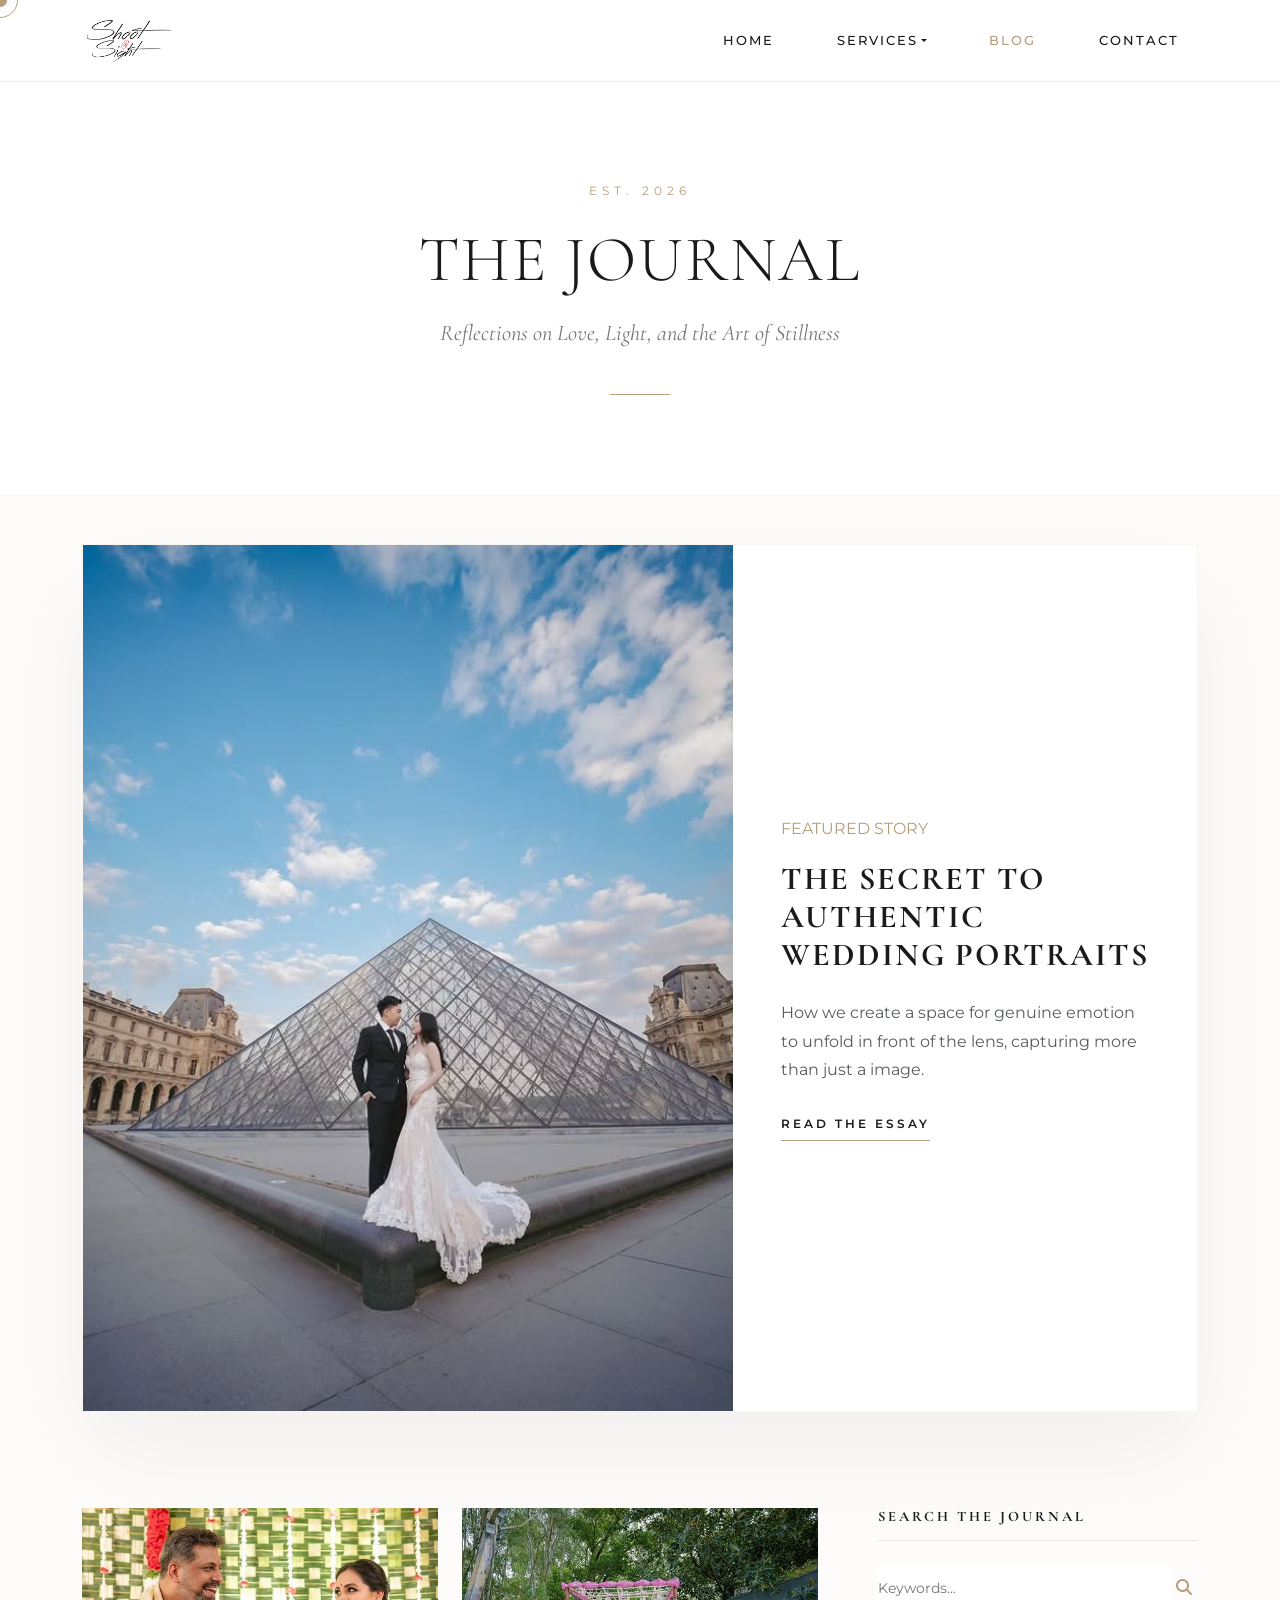
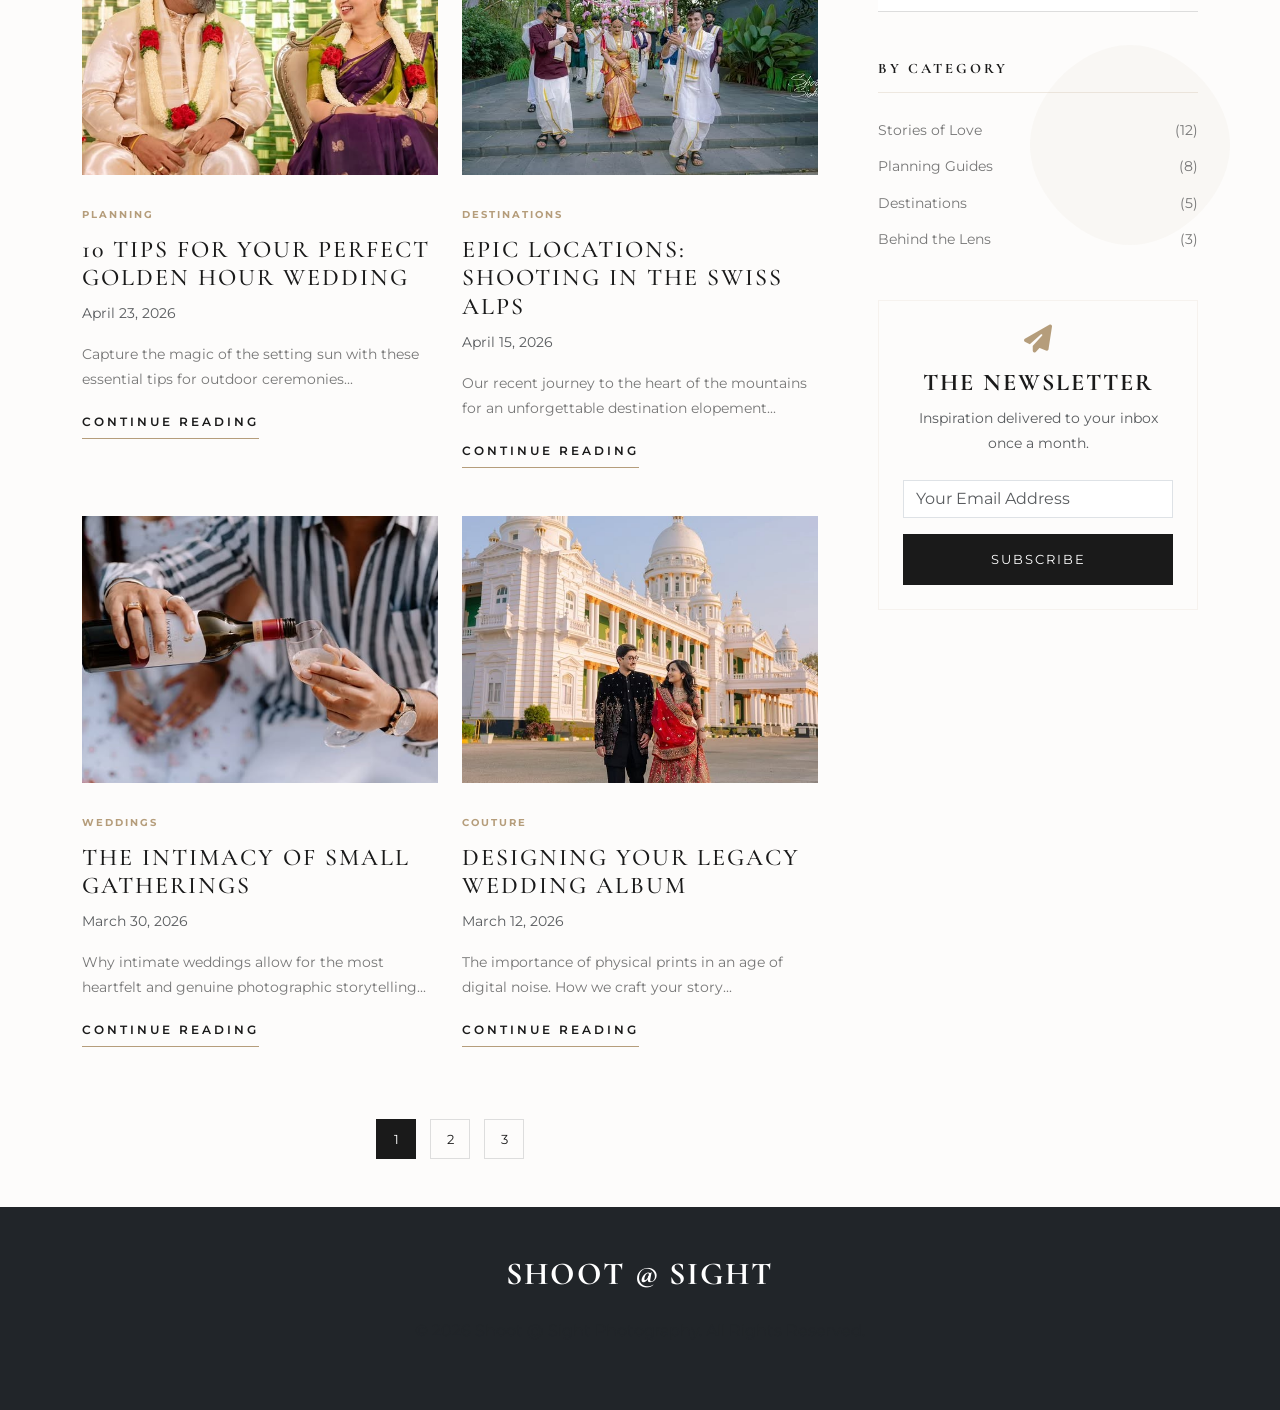
<file: blog.html>
<!DOCTYPE html>
<html lang="en">
<head>
    <!-- Google tag (gtag.js) -->
    <script async src="https://www.googletagmanager.com/gtag/js?id=AW-18456408306"></script>
    <script>
      window.dataLayer = window.dataLayer || [];
      function gtag(){dataLayer.push(arguments);}
      gtag('js', new Date());

      gtag('config', 'AW-18456408306');
    </script>
    <meta charset="UTF-8">
    <meta name="viewport" content="width=device-width, initial-scale=1.0">
    <title>Journal | Shoot @ Sight Photography</title>
    
    <link href="https://cdn.jsdelivr.net/npm/bootstrap@5.3.0/dist/css/bootstrap.min.css" rel="stylesheet">
    <link href="https://fonts.googleapis.com/css2?family=Montserrat:wght@300;400;500;700&family=Cormorant+Garamond:ital,wght@0,300;0,400;0,600;1,400&display=swap" rel="stylesheet">
    <link rel="stylesheet" href="https://cdnjs.cloudflare.com/ajax/libs/font-awesome/6.4.0/css/all.min.css">
    <link href="https://unpkg.com/aos@2.3.1/dist/aos.css" rel="stylesheet">
    <link rel="stylesheet" href="style.css">

    <!-- Favicon -->
    <link rel="apple-touch-icon" sizes="180x180" href="images/apple-touch-icon.png">
    <link rel="icon" type="image/png" sizes="32x32" href="images/favicon-32x32.png">
    <link rel="icon" type="image/png" sizes="16x16" href="images/favicon-16x16.png">
    <link rel="manifest" href="site.webmanifest">
</head>
<body>
    <!-- Custom Cursor -->
    <div class="custom-cursor"></div>
    <div class="custom-cursor-follower"></div>

    <!-- Navigation -->
    <nav class="navbar navbar-expand-lg fixed-top scrolled">
        <div class="container">
            <a class="navbar-brand" href="index.html">
                <img src="images/logo (1).png" alt="Shoot @ Sight Logo" height="40">
            </a>
            <button class="navbar-toggler border-0" type="button" data-bs-toggle="offcanvas" data-bs-target="#offcanvasNavbar">
                <span class="navbar-toggler-icon"></span>
            </button>

            <!-- Offcanvas Menu (Mobile) / Navbar Menu (Desktop) -->
            <div class="offcanvas offcanvas-end bg-white" tabindex="-1" id="offcanvasNavbar">
                <div class="offcanvas-header border-bottom p-4 d-lg-none">
                    <img src="images/logo (1).png" alt="Shoot @ Sight" height="35">
                    <button type="button" class="btn-close" data-bs-dismiss="offcanvas" aria-label="Close"></button>
                </div>
                <div class="offcanvas-body p-lg-0">
                    <ul class="navbar-nav ms-auto gap-lg-4">
                        <li class="nav-item"><a class="nav-link" href="index.html">Home</a></li>
                        <li class="nav-item dropdown">
                            <a class="nav-link dropdown-toggle" href="#" id="offcanvasServices" role="button" data-bs-toggle="dropdown">Services</a>
                            <ul class="dropdown-menu border-0 shadow-sm p-lg-3">
                                <li><a class="dropdown-item py-lg-2" href="engagement.html">Engagement</a></li>
                                <li><a class="dropdown-item py-lg-2" href="cinematography.html">Cinematography</a></li>
                                <li><a class="dropdown-item py-lg-2" href="destination.html">Destinations</a></li>
                                <li><a class="dropdown-item py-2" href="pre-wedding.html">Pre-Wedding</a></li>
                            </ul>
                        </li>
                        <li class="nav-item"><a class="nav-link active" href="blog.html">Blog</a></li>
                        <li class="nav-item"><a class="nav-link" href="contact.html">Contact</a></li>
                    </ul>
                </div>
            </div>
        </div>
    </nav>

    <!-- Journal Header -->
    <header class="journal-header">
        <div class="container text-center">
            <span class="journal-eyebrow" data-aos="fade-up">Est. 2026</span>
            <h1 class="display-3" data-aos="fade-up" data-aos-delay="100">The Journal</h1>
            <p class="journal-subtitle" data-aos="fade-up" data-aos-delay="200">Reflections on Love, Light, and the Art of Stillness</p>
            <div class="journal-divider" data-aos="zoom-in" data-aos-delay="300"></div>
        </div>
    </header>

    <!-- Featured Post -->
    <section class="featured-post-section py-5">
        <div class="container">
            <div class="row g-0 align-items-center featured-card" data-aos="fade-up">
                <div class="col-lg-7 overflow-hidden">
                    <div class="featured-img-wrap">
                        <img src="images/img1.jpg" alt="Featured Story" class="featured-img">
                    </div>
                </div>
                <div class="col-lg-5 p-4 p-md-5 bg-white">
                    <span class="text-gold text-uppercase letter-spacing-3 mb-3 d-block">Featured Story</span>
                    <h2 class="mb-4">The Secret to Authentic Wedding Portraits</h2>
                    <p class="text-muted mb-4">How we create a space for genuine emotion to unfold in front of the lens, capturing more than just a image.</p>
                    <a href="#" class="btn-journal-link">Read the Essay</a>
                </div>
            </div>
        </div>
    </section>

    <!-- Blog Grid & Sidebar -->
    <section class="py-5 position-relative">
        <!-- Subtle Floral Background -->
        <div class="floral-bg-accent op-1"></div>
        
        <div class="container">
            <div class="row">
                <!-- Main Grid -->
                <div class="col-lg-8">
                    <div class="row g-4">
                        <!-- Post 1 -->
                        <div class="col-md-6 mb-4" data-aos="fade-up">
                            <article class="journal-post">
                                <div class="journal-post-img">
                                    <img src="images/img3.jpg" alt="Golden Hour">
                                    <div class="post-overlay"></div>
                                </div>
                                <div class="journal-post-body mt-4">
                                    <span class="post-cat">Planning</span>
                                    <h3 class="h4 mt-2">10 Tips for Your Perfect Golden Hour Wedding</h3>
                                    <p class="small text-muted mb-3">April 23, 2026</p>
                                    <p class="post-excerpt">Capture the magic of the setting sun with these essential tips for outdoor ceremonies...</p>
                                    <a href="#" class="btn-journal-link">Continue Reading</a>
                                </div>
                            </article>
                        </div>
                        
                        <!-- Post 2 -->
                        <div class="col-md-6 mb-4" data-aos="fade-up" data-aos-delay="100">
                            <article class="journal-post">
                                <div class="journal-post-img">
                                    <img src="images/img5.jpg" alt="Swiss Alps">
                                    <div class="post-overlay"></div>
                                </div>
                                <div class="journal-post-body mt-4">
                                    <span class="post-cat">Destinations</span>
                                    <h3 class="h4 mt-2">Epic Locations: Shooting in the Swiss Alps</h3>
                                    <p class="small text-muted mb-3">April 15, 2026</p>
                                    <p class="post-excerpt">Our recent journey to the heart of the mountains for an unforgettable destination elopement...</p>
                                    <a href="#" class="btn-journal-link">Continue Reading</a>
                                </div>
                            </article>
                        </div>

                        <!-- Post 3 -->
                        <div class="col-md-6 mb-4" data-aos="fade-up">
                            <article class="journal-post">
                                <div class="journal-post-img">
                                    <img src="images/img7.jpg" alt="Wedding Day">
                                    <div class="post-overlay"></div>
                                </div>
                                <div class="journal-post-body mt-4">
                                    <span class="post-cat">Weddings</span>
                                    <h3 class="h4 mt-2">The Intimacy of Small Gatherings</h3>
                                    <p class="small text-muted mb-3">March 30, 2026</p>
                                    <p class="post-excerpt">Why intimate weddings allow for the most heartfelt and genuine photographic storytelling...</p>
                                    <a href="#" class="btn-journal-link">Continue Reading</a>
                                </div>
                            </article>
                        </div>

                        <!-- Post 4 -->
                        <div class="col-md-6 mb-4" data-aos="fade-up" data-aos-delay="100">
                            <article class="journal-post">
                                <div class="journal-post-img">
                                    <img src="images/img9.jpg" alt="Album Layout">
                                    <div class="post-overlay"></div>
                                </div>
                                <div class="journal-post-body mt-4">
                                    <span class="post-cat">Couture</span>
                                    <h3 class="h4 mt-2">Designing Your Legacy Wedding Album</h3>
                                    <p class="small text-muted mb-3">March 12, 2026</p>
                                    <p class="post-excerpt">The importance of physical prints in an age of digital noise. How we craft your story...</p>
                                    <a href="#" class="btn-journal-link">Continue Reading</a>
                                </div>
                            </article>
                        </div>
                    </div>

                    <!-- Pagination -->
                    <div class="text-center mt-5" data-aos="fade-up">
                        <a href="#" class="pagination-link active">1</a>
                        <a href="#" class="pagination-link">2</a>
                        <a href="#" class="pagination-link">3</a>
                    </div>
                </div>

                <!-- Sidebar -->
                <div class="col-lg-4 ps-lg-5">
                    <div class="journal-sidebar">
                        <div class="sidebar-widget mb-5" data-aos="fade-left">
                            <h4 class="widget-title">Search the Journal</h4>
                            <div class="search-wrap">
                                <input type="text" placeholder="Keywords...">
                                <button><i class="fas fa-search"></i></button>
                            </div>
                        </div>

                        <div class="sidebar-widget mb-5" data-aos="fade-left" data-aos-delay="100">
                            <h4 class="widget-title">By Category</h4>
                            <ul class="journal-cats">
                                <li><a href="#">Stories of Love <span>(12)</span></a></li>
                                <li><a href="#">Planning Guides <span>(8)</span></a></li>
                                <li><a href="#">Destinations <span>(5)</span></a></li>
                                <li><a href="#">Behind the Lens <span>(3)</span></a></li>
                            </ul>
                        </div>

                        <div class="sidebar-widget mb-5" data-aos="fade-left" data-aos-delay="200">
                            <div class="newsletter-sidebar p-4 text-center">
                                <i class="fas fa-paper-plane text-gold mb-3 h3"></i>
                                <h4>The Newsletter</h4>
                                <p class="small text-muted mb-4">Inspiration delivered to your inbox once a month.</p>
                                <input type="email" class="form-control rounded-0 mb-3" placeholder="Your Email Address">
                                <button class="btn btn-premium btn-sm w-100">Subscribe</button>
                            </div>
                        </div>
                    </div>
                </div>
            </div>
        </div>
    </section>


    <!-- Footer -->
    <footer class="bg-dark text-white py-5">
        <div class="container text-center">
            <h2 class="mb-4">Shoot @ Sight</h2>
            <p class="text-muted">&copy; 2026 Shoot @ Sight Photography. All Rights Reserved.</p>
        </div>
    </footer>

    <script src="https://cdn.jsdelivr.net/npm/bootstrap@5.3.0/dist/js/bootstrap.bundle.min.js"></script>
    <script src="https://unpkg.com/aos@2.3.1/dist/aos.js"></script>
    <script src="script.js"></script>
    <script>
        AOS.init({
            duration: 1000,
            once: true,
            offset: 100
        });
    </script>
</body>
</html>
</file>
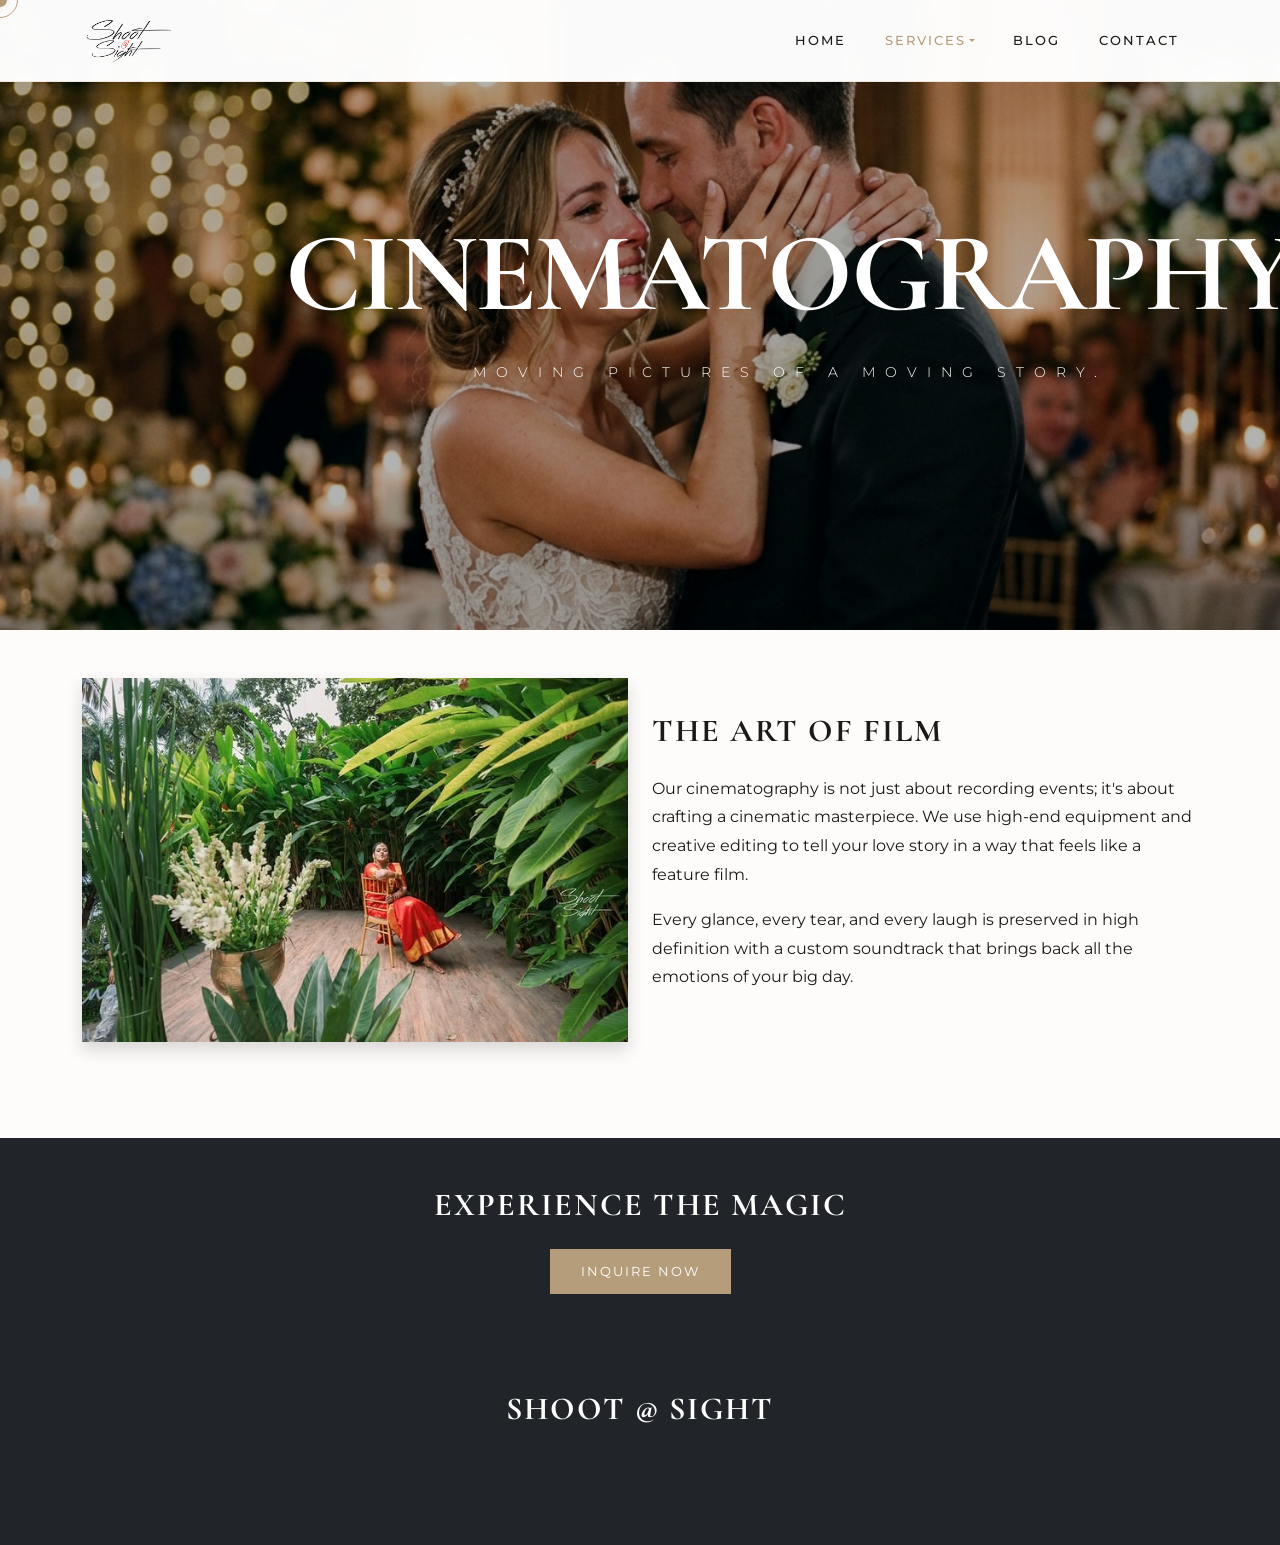
<file: cinematography.html>
<!DOCTYPE html>
<html lang="en">
<head>
    <!-- Google tag (gtag.js) -->
    <script async src="https://www.googletagmanager.com/gtag/js?id=AW-18456408306"></script>
    <script>
      window.dataLayer = window.dataLayer || [];
      function gtag(){dataLayer.push(arguments);}
      gtag('js', new Date());

      gtag('config', 'AW-18456408306');
    </script>
    <meta charset="UTF-8">
    <meta name="viewport" content="width=device-width, initial-scale=1.0">
    <title>Cinematography | Shoot @ Sight Photography</title>
    
    <link href="https://cdn.jsdelivr.net/npm/bootstrap@5.3.0/dist/css/bootstrap.min.css" rel="stylesheet">
    <link href="https://fonts.googleapis.com/css2?family=Montserrat:wght@300;400;500;700&family=Cormorant+Garamond:ital,wght@0,300;0,400;0,600;1,400&display=swap" rel="stylesheet">
    <link rel="stylesheet" href="https://cdnjs.cloudflare.com/ajax/libs/font-awesome/6.4.0/css/all.min.css">
    <link href="https://unpkg.com/aos@2.3.1/dist/aos.css" rel="stylesheet">
    <link rel="stylesheet" href="style.css">
    
    <!-- Favicon -->
    <link rel="apple-touch-icon" sizes="180x180" href="images/apple-touch-icon.png">
    <link rel="icon" type="image/png" sizes="32x32" href="images/favicon-32x32.png">
    <link rel="icon" type="image/png" sizes="16x16" href="images/favicon-16x16.png">
    <link rel="manifest" href="site.webmanifest">
    
    <style>
        .category-hero {
            height: 70vh;
            background: linear-gradient(rgba(0,0,0,0.3), rgba(0,0,0,0.3)), url('assets/img/cinematography.png');
            background-size: cover;
            background-position: center;
            display: flex;
            align-items: center;
            justify-content: center;
            text-align: center;
            color: #fff;
        }
    </style>
</head>
<body>
    <!-- Custom Cursor -->
    <div class="custom-cursor"></div>
    <div class="custom-cursor-follower"></div>

    <!-- Preloader -->
    <div id="preloader" style="position: fixed; top:0; left:0; width:100%; height:100%; background: #0f0f0f; z-index: 10001; display: flex; align-items: center; justify-content: center; color: #fff; font-family: 'Playfair Display'; letter-spacing: 5px;">
        <h2 data-aos="zoom-in">AURA</h2>
    </div>

    <!-- Navigation -->
    <nav class="navbar navbar-expand-lg fixed-top scrolled">
        <div class="container">
            <a class="navbar-brand" href="index.html">
                <img src="images/logo (1).png" alt="Shoot @ Sight Logo" height="40">
            </a>
            <button class="navbar-toggler text-white" type="button" data-bs-toggle="collapse" data-bs-target="#navbarNav">
                <span class="navbar-toggler-icon"></span>
            </button>
            <div class="collapse navbar-collapse" id="navbarNav">
                <ul class="navbar-nav ms-auto">
                    <li class="nav-item"><a class="nav-link" href="index.html">Home</a></li>
                    <li class="nav-item dropdown">
                        <a class="nav-link active dropdown-toggle" href="#" id="servicesDropdown" role="button" data-bs-toggle="dropdown">Services</a>
                        <ul class="dropdown-menu bg-dark">
                            <li><a class="dropdown-item text-white" href="engagement.html">Engagement</a></li>
                            <li><a class="dropdown-item text-white" href="cinematography.html">Cinematography</a></li>
                            <li><a class="dropdown-item text-white" href="destination.html">Destinations</a></li>
                            <li><a class="dropdown-item text-white" href="pre-wedding.html">Pre-Wedding</a></li>
                        </ul>
                    </li>
                    <li class="nav-item"><a class="nav-link" href="blog.html">Blog</a></li>
                    <li class="nav-item"><a class="nav-link" href="contact.html">Contact</a></li>
                </ul>
            </div>
        </div>
    </nav>

    <header class="category-hero">
        <video autoplay muted loop playsinline class="hero-video">
            <source src="videos/vid2.mp4" type="video/mp4">
        </video>
        <div class="hero-overlay"></div>
        <div class="container hero-content">
            <h1 data-aos="fade-up">Cinematography</h1>
            <p class="lead" data-aos="fade-up" data-aos-delay="200">Moving pictures of a moving story.</p>
        </div>
    </header>

    <section class="py-5">
        <div class="container">
            <div class="row align-items-center mb-5">
                <div class="col-lg-6 order-lg-2" data-aos="fade-left">
                    <h2 class="mb-4">The Art of Film</h2>
                    <p>Our cinematography is not just about recording events; it's about crafting a cinematic masterpiece. We use high-end equipment and creative editing to tell your love story in a way that feels like a feature film.</p>
                    <p>Every glance, every tear, and every laugh is preserved in high definition with a custom soundtrack that brings back all the emotions of your big day.</p>
                </div>
                <div class="col-lg-6 order-lg-1" data-aos="fade-right">
                    <img src="images/img6.jpg" alt="Cinema Still" class="img-fluid shadow">
                </div>
            </div>
        </div>
    </section>

    <section id="cta" class="bg-dark text-white text-center py-5">
        <div class="container" data-aos="zoom-out">
            <h2 class="mb-4">Experience the Magic</h2>
            <a href="contact.html" class="btn btn-gold">Inquire Now</a>
        </div>
    </section>

    <footer class="bg-dark text-white py-5">
        <div class="container text-center">
            <h2 class="mb-4">Shoot @ Sight</h2>
            <p class="text-muted">&copy; 2026 Shoot @ Sight Photography. All Rights Reserved.</p>
        </div>
    </footer>

    <script src="https://cdn.jsdelivr.net/npm/bootstrap@5.3.0/dist/js/bootstrap.bundle.min.js"></script>
    <script src="https://unpkg.com/aos@2.3.1/dist/aos.js"></script>
    <script src="script.js"></script>
</body>
</html>
</file>
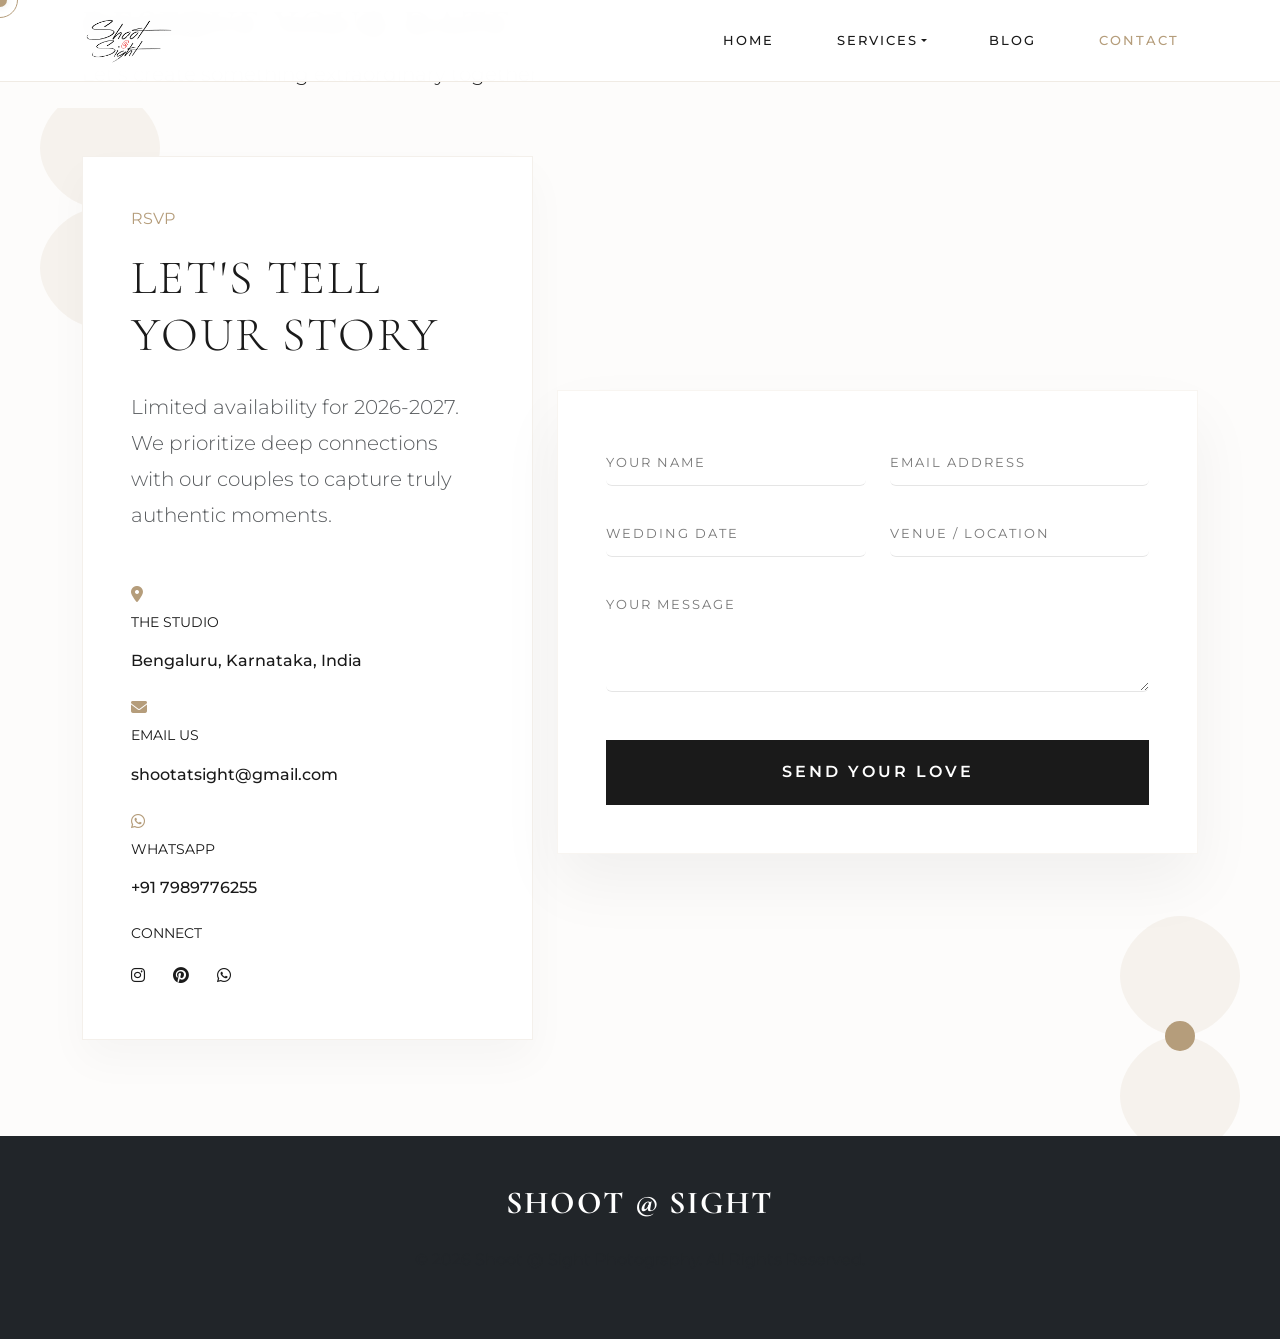
<file: contact.html>
<!DOCTYPE html>
<html lang="en">
<head>
    <!-- Google tag (gtag.js) -->
    <script async src="https://www.googletagmanager.com/gtag/js?id=AW-18456408306"></script>
    <script>
      window.dataLayer = window.dataLayer || [];
      function gtag(){dataLayer.push(arguments);}
      gtag('js', new Date());

      gtag('config', 'AW-18456408306');
    </script>
    <meta charset="UTF-8">
    <meta name="viewport" content="width=device-width, initial-scale=1.0">
    <title>Contact | Shoot @ Sight Photography</title>
    
    <link href="https://cdn.jsdelivr.net/npm/bootstrap@5.3.0/dist/css/bootstrap.min.css" rel="stylesheet">
    <link href="https://fonts.googleapis.com/css2?family=Montserrat:wght@300;400;500;700&family=Cormorant+Garamond:ital,wght@0,300;0,400;0,600;1,400&display=swap" rel="stylesheet">
    <link rel="stylesheet" href="https://cdnjs.cloudflare.com/ajax/libs/font-awesome/6.4.0/css/all.min.css">
    <link href="https://unpkg.com/aos@2.3.1/dist/aos.css" rel="stylesheet">
    <link rel="stylesheet" href="style.css">

    <!-- Favicon -->
    <link rel="apple-touch-icon" sizes="180x180" href="images/apple-touch-icon.png">
    <link rel="icon" type="image/png" sizes="32x32" href="images/favicon-32x32.png">
    <link rel="icon" type="image/png" sizes="16x16" href="images/favicon-16x16.png">
    <link rel="manifest" href="site.webmanifest">
</head>
<body>
    <!-- Custom Cursor -->
    <div class="custom-cursor"></div>
    <div class="custom-cursor-follower"></div>

    <!-- Navigation -->
    <nav class="navbar navbar-expand-lg fixed-top scrolled">
        <div class="container">
            <a class="navbar-brand" href="index.html">
                <img src="images/logo (1).png" alt="Shoot @ Sight Logo" height="40">
            </a>
            <button class="navbar-toggler border-0" type="button" data-bs-toggle="offcanvas" data-bs-target="#offcanvasNavbar">
                <span class="navbar-toggler-icon"></span>
            </button>

            <!-- Offcanvas Menu (Mobile) / Navbar Menu (Desktop) -->
            <div class="offcanvas offcanvas-end bg-white" tabindex="-1" id="offcanvasNavbar">
                <div class="offcanvas-header border-bottom p-4 d-lg-none">
                    <img src="images/logo (1).png" alt="Shoot @ Sight" height="35">
                    <button type="button" class="btn-close" data-bs-dismiss="offcanvas" aria-label="Close"></button>
                </div>
                <div class="offcanvas-body p-lg-0">
                    <ul class="navbar-nav ms-auto gap-lg-4">
                        <li class="nav-item"><a class="nav-link" href="index.html">Home</a></li>
                        <li class="nav-item dropdown">
                            <a class="nav-link dropdown-toggle" href="#" id="offcanvasServices" role="button" data-bs-toggle="dropdown">Services</a>
                            <ul class="dropdown-menu border-0 shadow-sm p-lg-3">
                                <li><a class="dropdown-item py-lg-2" href="engagement.html">Engagement</a></li>
                                <li><a class="dropdown-item py-lg-2" href="cinematography.html">Cinematography</a></li>
                                <li><a class="dropdown-item py-lg-2" href="destination.html">Destinations</a></li>
                                <li><a class="dropdown-item py-2" href="pre-wedding.html">Pre-Wedding</a></li>
                            </ul>
                        </li>
                        <li class="nav-item"><a class="nav-link" href="blog.html">Blog</a></li>
                        <li class="nav-item"><a class="nav-link active" href="contact.html">Contact</a></li>
                    </ul>
                </div>
            </div>
        </div>
    </nav>

    <header class="contact-header">
        <div class="container">
            <h1 data-aos="fade-down">Reserve Your Date</h1>
            <p class="lead" data-aos="fade-up">Let's create something extraordinary together.</p>
        </div>
    </header>

    <section class="contact-section py-5 overflow-hidden">
        <!-- Floral Decorations -->
        <div class="flower-decoration top-left" data-aos="fade-down-right">
            <svg viewBox="0 0 200 200" fill="none" xmlns="http://www.w3.org/2000/svg">
                <path d="M100 20C80 20 60 40 60 60C60 80 80 100 100 100C120 100 140 80 140 60C140 40 120 20 100 20Z" fill="var(--secondary-color)" fill-opacity="0.1"/>
                <path d="M100 180C120 180 140 160 140 140C140 120 120 100 100 100C80 100 60 120 60 140C60 160 80 180 100 180Z" fill="var(--secondary-color)" fill-opacity="0.1"/>
                <circle cx="100" cy="100" r="10" fill="var(--secondary-color)"/>
            </svg>
        </div>
        <div class="flower-decoration bottom-right" data-aos="fade-up-left">
            <svg viewBox="0 0 200 200" fill="none" xmlns="http://www.w3.org/2000/svg">
                <path d="M100 20C80 20 60 40 60 60C60 80 80 100 100 100C120 100 140 80 140 60C140 40 120 20 100 20Z" fill="var(--secondary-color)" fill-opacity="0.1"/>
                <path d="M100 180C120 180 140 160 140 140C140 120 120 100 100 100C80 100 60 120 60 140C60 160 80 180 100 180Z" fill="var(--secondary-color)" fill-opacity="0.1"/>
                <circle cx="100" cy="100" r="10" fill="var(--secondary-color)"/>
            </svg>
        </div>

        <div class="container">
            <div class="row align-items-center">
                <div class="col-lg-5 mb-5" data-aos="fade-right">
                    <div class="contact-info-card p-5">
                        <span class="text-gold text-uppercase letter-spacing-5 d-block mb-3">RSVP</span>
                        <h2 class="display-5 mb-4">Let's Tell Your Story</h2>
                        <p class="mb-5 text-muted lead">Limited availability for 2026-2027. We prioritize deep connections with our couples to capture truly authentic moments.</p>
                        
                        <div class="contact-detail mb-4">
                            <i class="fas fa-map-marker-alt text-gold mb-2"></i>
                            <p class="small text-uppercase letter-spacing-2">The Studio</p>
                            <p class="h6">Bengaluru, Karnataka, India</p>
                        </div>
                        <div class="contact-detail mb-4">
                            <i class="fas fa-envelope text-gold mb-2"></i>
                            <p class="small text-uppercase letter-spacing-2">Email Us</p>
                            <p class="h6">shootatsight@gmail.com</p>
                        </div>
                        <div class="contact-detail mb-4">
                            <i class="fab fa-whatsapp text-gold mb-2"></i>
                            <p class="small text-uppercase letter-spacing-2">WhatsApp</p>
                            <p class="h6">+91 7989776255</p>
                        </div>
                        <div class="contact-detail">
                            <p class="small text-uppercase letter-spacing-2 mb-3">Connect</p>
                            <div class="social-links">
                                <a href="https://www.instagram.com/shootatsightweddings?igsh=MW5rNnpvaXBnZXdpMA==" target="_blank" class="me-4"><i class="fab fa-instagram"></i></a>
                                <a href="#" class="me-4"><i class="fab fa-pinterest"></i></a>
                                <a href="https://wa.me/917989776255" target="_blank"><i class="fab fa-whatsapp"></i></a>
                            </div>
                        </div>
                    </div>
                </div>

                <div class="col-lg-7" data-aos="fade-left">
                    <div class="contact-form-wrapper p-4 p-md-5">
                        <form id="contactForm" class="floral-form">
                            <div class="row">
                                <div class="col-md-6 mb-4">
                                    <div class="input-group-custom">
                                        <input type="text" class="form-control" id="name" placeholder=" " required>
                                        <label for="name">Your Name</label>
                                    </div>
                                </div>
                                <div class="col-md-6 mb-4">
                                    <div class="input-group-custom">
                                        <input type="email" class="form-control" id="email" placeholder=" " required>
                                        <label for="email">Email Address</label>
                                    </div>
                                </div>
                            </div>
                            <div class="row">
                                <div class="col-md-6 mb-4">
                                    <div class="input-group-custom">
                                        <input type="text" class="form-control" id="date" placeholder=" ">
                                        <label for="date">Wedding Date</label>
                                    </div>
                                </div>
                                <div class="col-md-6 mb-4">
                                    <div class="input-group-custom">
                                        <input type="text" class="form-control" id="location" placeholder=" ">
                                        <label for="location">Venue / Location</label>
                                    </div>
                                </div>
                            </div>
                            <div class="mb-5">
                                <div class="input-group-custom">
                                    <textarea class="form-control" id="message" rows="4" placeholder=" "></textarea>
                                    <label for="message">Your Message</label>
                                </div>
                            </div>
                            <button type="submit" class="btn-bloom w-100">
                                <span class="btn-text">Send Your Love</span>
                                <div class="bloom-effect"></div>
                            </button>
                        </form>
                    </div>
                </div>
            </div>
        </div>
    </section>

    <!-- Success Popup / Modal -->
    <div id="successModal" class="success-modal">
        <div class="modal-content-floral">
            <div class="flower-bloom-animation">
                <div class="petal"></div>
                <div class="petal"></div>
                <div class="petal"></div>
                <div class="petal"></div>
                <div class="petal"></div>
                <div class="petal"></div>
                <div class="center"></div>
            </div>
            <h2 class="mt-4">Message Received!</h2>
            <p>Our hearts are blooming with joy. We'll be in touch with you very soon.</p>
            <button class="btn btn-premium mt-4" id="closeModal">Close</button>
        </div>
    </div>

    <!-- Footer -->
    <footer class="bg-dark text-white py-5">
        <div class="container text-center">
            <h2 class="mb-4">Shoot @ Sight</h2>
            <p class="text-muted">&copy; 2026 Shoot @ Sight Photography. All Rights Reserved.</p>
        </div>
    </footer>

    <script src="https://cdn.jsdelivr.net/npm/bootstrap@5.3.0/dist/js/bootstrap.bundle.min.js"></script>
    <script src="https://unpkg.com/aos@2.3.1/dist/aos.js"></script>
    <script src="script.js"></script>
    <script>
        AOS.init({
            duration: 1000,
            once: true,
            offset: 100
        });
    </script>
</body>
</html>
</file>
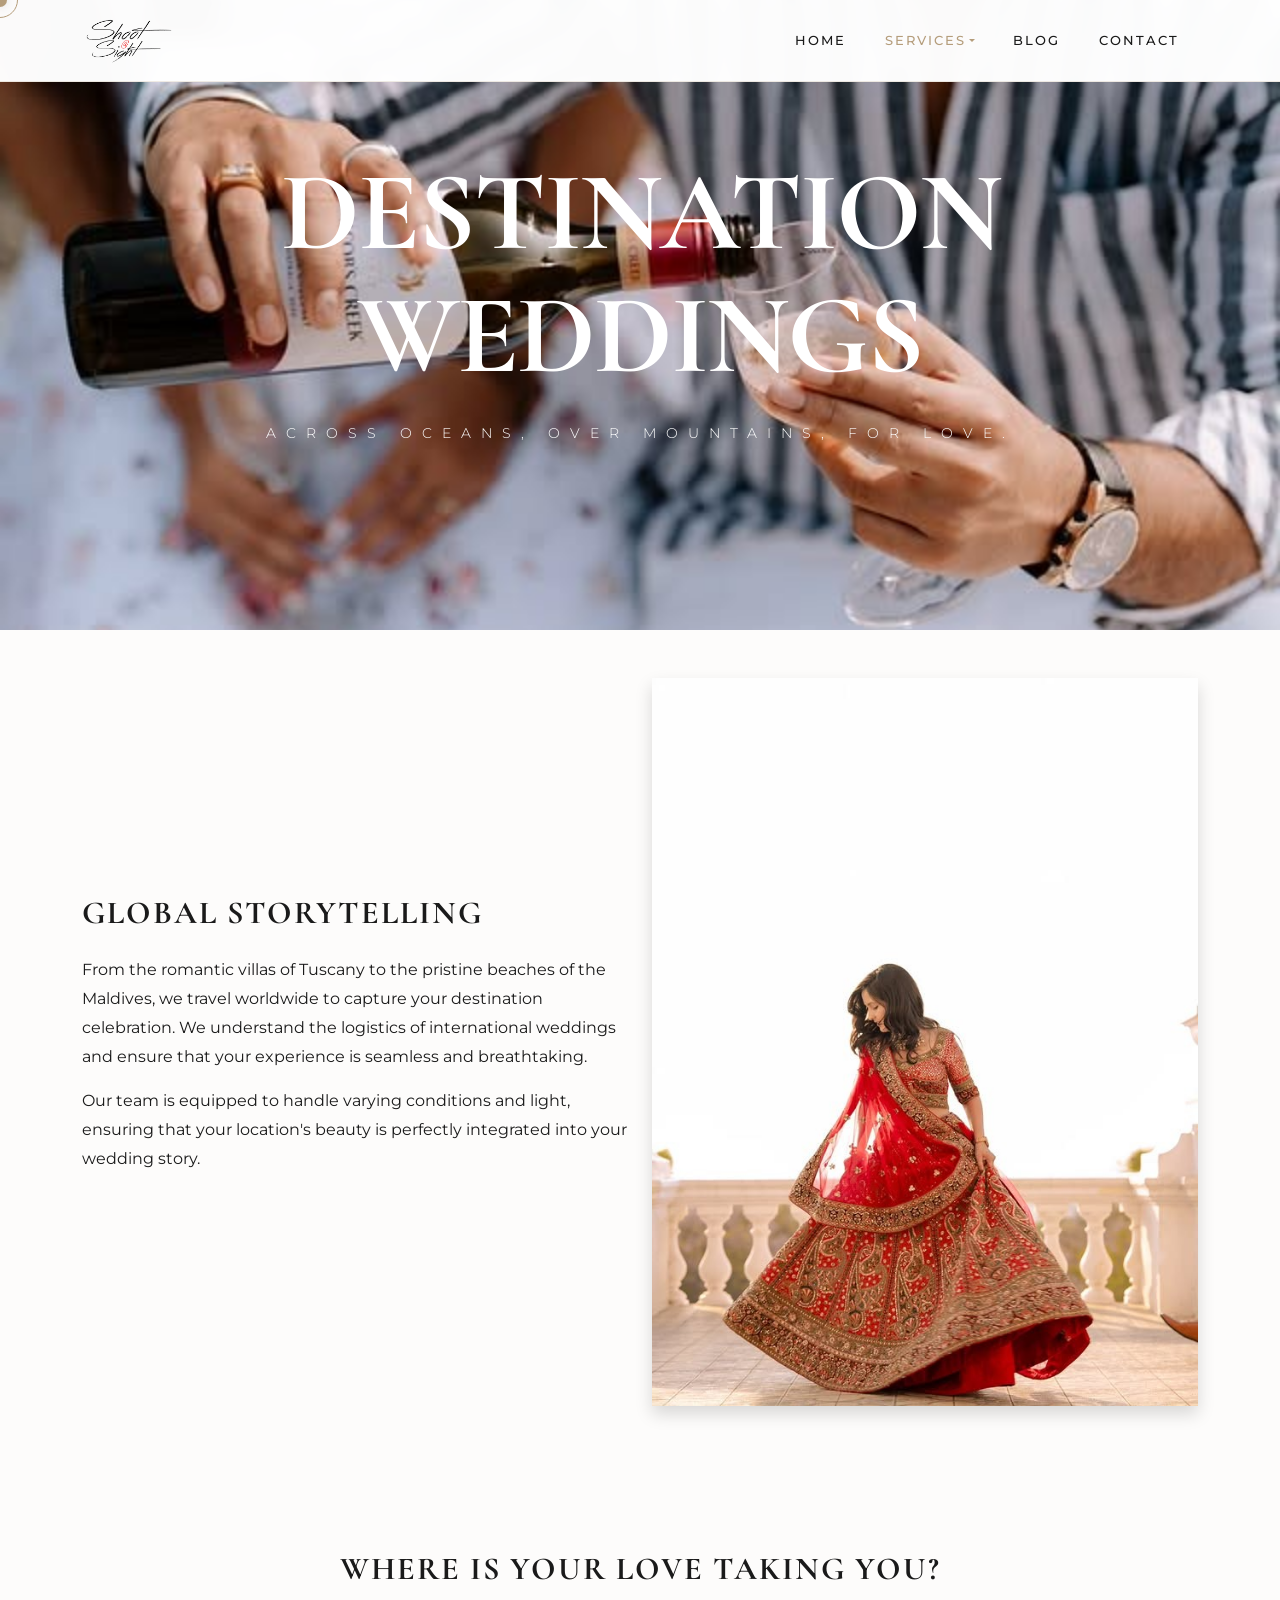
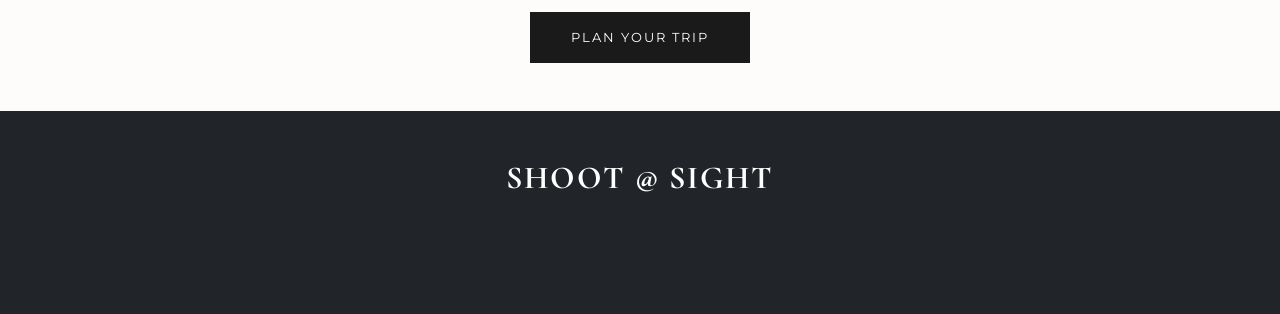
<file: destination.html>
<!DOCTYPE html>
<html lang="en">
<head>
    <!-- Google tag (gtag.js) -->
    <script async src="https://www.googletagmanager.com/gtag/js?id=AW-18456408306"></script>
    <script>
      window.dataLayer = window.dataLayer || [];
      function gtag(){dataLayer.push(arguments);}
      gtag('js', new Date());

      gtag('config', 'AW-18456408306');
    </script>
    <meta charset="UTF-8">
    <meta name="viewport" content="width=device-width, initial-scale=1.0">
    <title>Destinations | Shoot @ Sight Photography</title>
    
    <link href="https://cdn.jsdelivr.net/npm/bootstrap@5.3.0/dist/css/bootstrap.min.css" rel="stylesheet">
    <link href="https://fonts.googleapis.com/css2?family=Montserrat:wght@300;400;500;700&family=Cormorant+Garamond:ital,wght@0,300;0,400;0,600;1,400&display=swap" rel="stylesheet">
    <link rel="stylesheet" href="https://cdnjs.cloudflare.com/ajax/libs/font-awesome/6.4.0/css/all.min.css">
    <link href="https://unpkg.com/aos@2.3.1/dist/aos.css" rel="stylesheet">
    <link rel="stylesheet" href="style.css">
    
    <!-- Favicon -->
    <link rel="apple-touch-icon" sizes="180x180" href="images/apple-touch-icon.png">
    <link rel="icon" type="image/png" sizes="32x32" href="images/favicon-32x32.png">
    <link rel="icon" type="image/png" sizes="16x16" href="images/favicon-16x16.png">
    <link rel="manifest" href="site.webmanifest">
    
    <style>
        .category-hero {
            height: 70vh;
            background: linear-gradient(rgba(0,0,0,0.3), rgba(0,0,0,0.3)), url('assets/img/destination.png');
            background-size: cover;
            background-position: center;
            display: flex;
            align-items: center;
            justify-content: center;
            text-align: center;
            color: #fff;
        }
    </style>
</head>
<body>
    <!-- Custom Cursor -->
    <div class="custom-cursor"></div>
    <div class="custom-cursor-follower"></div>

    <!-- Preloader -->
    <div id="preloader" style="position: fixed; top:0; left:0; width:100%; height:100%; background: #0f0f0f; z-index: 10001; display: flex; align-items: center; justify-content: center; color: #fff; font-family: 'Playfair Display'; letter-spacing: 5px;">
        <h2 data-aos="zoom-in">AURA</h2>
    </div>

    <!-- Navigation -->
    <nav class="navbar navbar-expand-lg fixed-top scrolled">
        <div class="container">
            <a class="navbar-brand" href="index.html">
                <img src="images/logo (1).png" alt="Shoot @ Sight Logo" height="40">
            </a>
            <button class="navbar-toggler text-white" type="button" data-bs-toggle="collapse" data-bs-target="#navbarNav">
                <span class="navbar-toggler-icon"></span>
            </button>
            <div class="collapse navbar-collapse" id="navbarNav">
                <ul class="navbar-nav ms-auto">
                    <li class="nav-item"><a class="nav-link" href="index.html">Home</a></li>
                    <li class="nav-item dropdown">
                        <a class="nav-link active dropdown-toggle" href="#" id="servicesDropdown" role="button" data-bs-toggle="dropdown">Services</a>
                        <ul class="dropdown-menu bg-dark">
                            <li><a class="dropdown-item text-white" href="engagement.html">Engagement</a></li>
                            <li><a class="dropdown-item text-white" href="cinematography.html">Cinematography</a></li>
                            <li><a class="dropdown-item text-white" href="destination.html">Destinations</a></li>
                            <li><a class="dropdown-item text-white" href="pre-wedding.html">Pre-Wedding</a></li>
                        </ul>
                    </li>
                    <li class="nav-item"><a class="nav-link" href="blog.html">Blog</a></li>
                    <li class="nav-item"><a class="nav-link" href="contact.html">Contact</a></li>
                </ul>
            </div>
        </div>
    </nav>

    <header class="category-hero" style="background-image: url('images/img7.jpg');">
        <div class="container hero-content">
            <h1 data-aos="fade-up">Destination Weddings</h1>
            <p class="lead" data-aos="fade-up" data-aos-delay="200">Across oceans, over mountains, for love.</p>
        </div>
    </header>

    <section class="py-5">
        <div class="container">
            <div class="row align-items-center mb-5">
                <div class="col-lg-6" data-aos="fade-right">
                    <h2 class="mb-4">Global Storytelling</h2>
                    <p>From the romantic villas of Tuscany to the pristine beaches of the Maldives, we travel worldwide to capture your destination celebration. We understand the logistics of international weddings and ensure that your experience is seamless and breathtaking.</p>
                    <p>Our team is equipped to handle varying conditions and light, ensuring that your location's beauty is perfectly integrated into your wedding story.</p>
                </div>
                <div class="col-lg-6" data-aos="fade-left">
                    <img src="images/img8.jpg" alt="Destination Shot" class="img-fluid shadow">
                </div>
            </div>
        </div>
    </section>

    <section id="cta" class="text-center py-5">
        <div class="container" data-aos="zoom-out">
            <h2 class="mb-4">Where is your love taking you?</h2>
            <a href="contact.html" class="btn btn-premium">Plan Your Trip</a>
        </div>
    </section>

    <footer class="bg-dark text-white py-5">
        <div class="container text-center">
            <h2 class="mb-4">Shoot @ Sight</h2>
            <p class="text-muted">&copy; 2026 Shoot @ Sight Photography. All Rights Reserved.</p>
        </div>
    </footer>

    <script src="https://cdn.jsdelivr.net/npm/bootstrap@5.3.0/dist/js/bootstrap.bundle.min.js"></script>
    <script src="https://unpkg.com/aos@2.3.1/dist/aos.js"></script>
    <script src="script.js"></script>
</body>
</html>
</file>
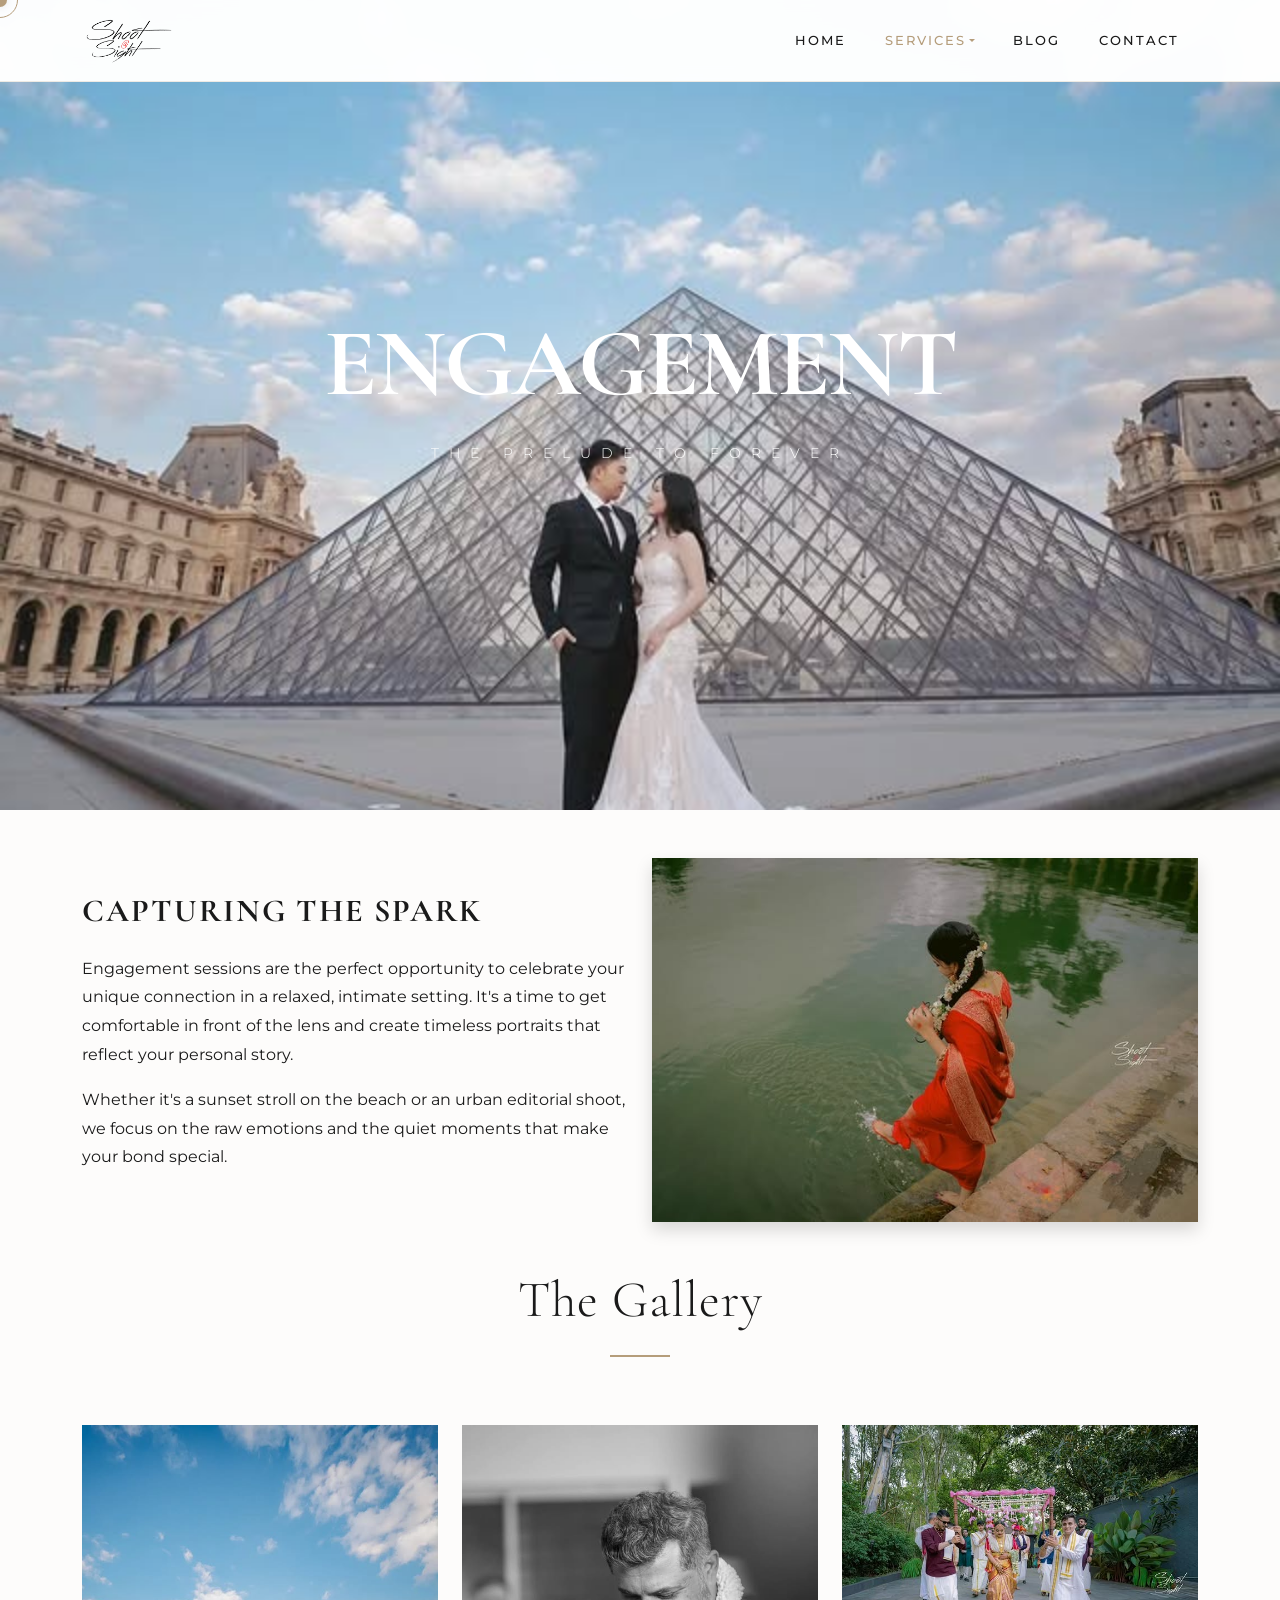
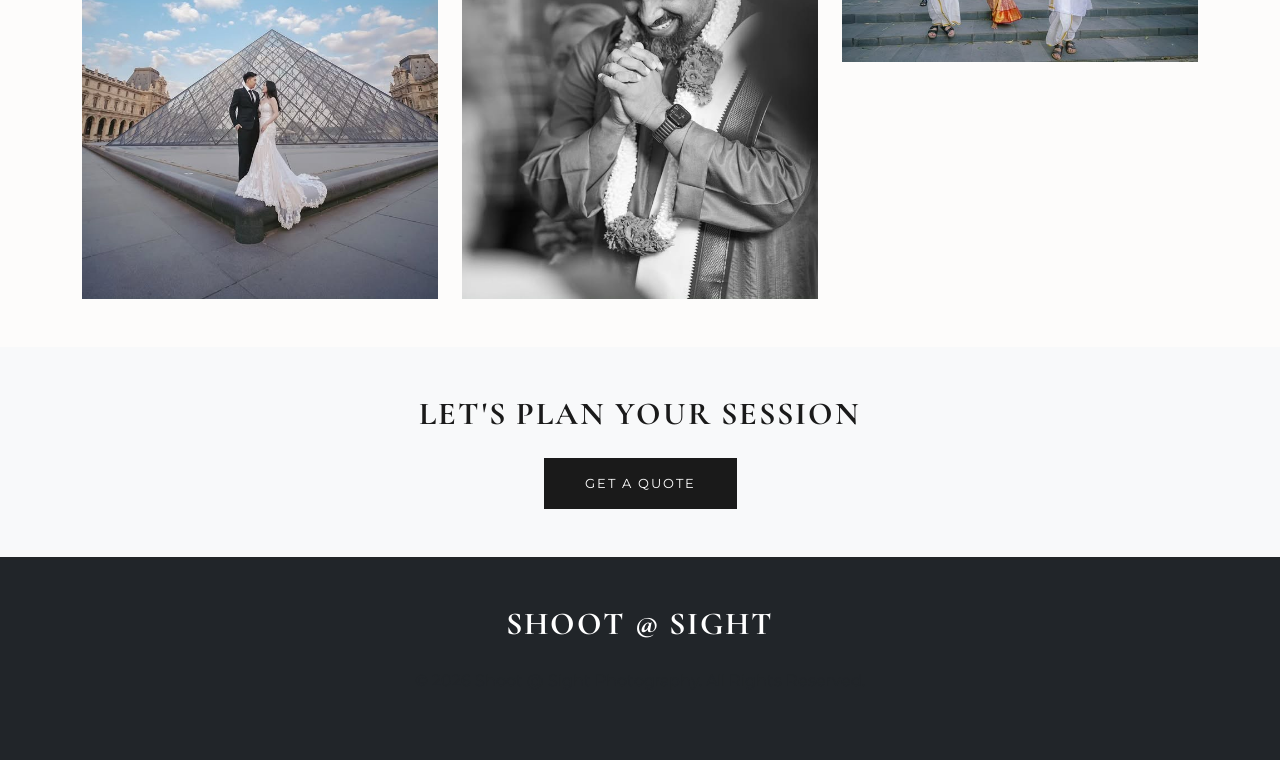
<file: engagement.html>
<!DOCTYPE html>
<html lang="en">
<head>
    <!-- Google tag (gtag.js) -->
    <script async src="https://www.googletagmanager.com/gtag/js?id=AW-18456408306"></script>
    <script>
      window.dataLayer = window.dataLayer || [];
      function gtag(){dataLayer.push(arguments);}
      gtag('js', new Date());

      gtag('config', 'AW-18456408306');
    </script>
    <meta charset="UTF-8">
    <meta name="viewport" content="width=device-width, initial-scale=1.0">
    <title>Engagement | Shoot @ Sight Photography</title>
    
    <link href="https://cdn.jsdelivr.net/npm/bootstrap@5.3.0/dist/css/bootstrap.min.css" rel="stylesheet">
    <link href="https://fonts.googleapis.com/css2?family=Montserrat:wght@300;400;500;700&family=Cormorant+Garamond:ital,wght@0,300;0,400;0,600;1,400&display=swap" rel="stylesheet">
    <link rel="stylesheet" href="https://cdnjs.cloudflare.com/ajax/libs/font-awesome/6.4.0/css/all.min.css">
    <link href="https://unpkg.com/aos@2.3.1/dist/aos.css" rel="stylesheet">
    <link rel="stylesheet" href="style.css">
    
    <!-- Favicon -->
    <link rel="apple-touch-icon" sizes="180x180" href="images/apple-touch-icon.png">
    <link rel="icon" type="image/png" sizes="32x32" href="images/favicon-32x32.png">
    <link rel="icon" type="image/png" sizes="16x16" href="images/favicon-16x16.png">
    <link rel="manifest" href="site.webmanifest">
    
    <style>
        .category-hero {
            height: 70vh;
            background: linear-gradient(rgba(0,0,0,0.3), rgba(0,0,0,0.3)), url('assets/img/engagement.png');
            background-size: cover;
            background-position: center;
            display: flex;
            align-items: center;
            justify-content: center;
            text-align: center;
            color: #fff;
        }
    </style>
</head>
<body>
    <!-- Custom Cursor -->
    <div class="custom-cursor"></div>
    <div class="custom-cursor-follower"></div>

    <!-- Preloader -->
    <div id="preloader" style="position: fixed; top:0; left:0; width:100%; height:100%; background: #0f0f0f; z-index: 10001; display: flex; align-items: center; justify-content: center; color: #fff; font-family: 'Playfair Display'; letter-spacing: 5px;">
        <h2 data-aos="zoom-in">AURA</h2>
    </div>

    <!-- Navigation -->
    <nav class="navbar navbar-expand-lg fixed-top scrolled">
        <div class="container">
            <a class="navbar-brand" href="index.html">
                <img src="images/logo (1).png" alt="Shoot @ Sight Logo" height="40">
            </a>
            <button class="navbar-toggler text-white" type="button" data-bs-toggle="collapse" data-bs-target="#navbarNav">
                <span class="navbar-toggler-icon"></span>
            </button>
            <div class="collapse navbar-collapse" id="navbarNav">
                <ul class="navbar-nav ms-auto">
                    <li class="nav-item"><a class="nav-link" href="index.html">Home</a></li>
                    <li class="nav-item dropdown">
                        <a class="nav-link active dropdown-toggle" href="#" id="servicesDropdown" role="button" data-bs-toggle="dropdown">Services</a>
                        <ul class="dropdown-menu bg-dark">
                            <li><a class="dropdown-item text-white" href="engagement.html">Engagement</a></li>
                            <li><a class="dropdown-item text-white" href="cinematography.html">Cinematography</a></li>
                            <li><a class="dropdown-item text-white" href="destination.html">Destinations</a></li>
                            <li><a class="dropdown-item text-white" href="pre-wedding.html">Pre-Wedding</a></li>
                        </ul>
                    </li>
                    <li class="nav-item"><a class="nav-link" href="blog.html">Blog</a></li>
                    <li class="nav-item"><a class="nav-link" href="contact.html">Contact</a></li>
                </ul>
            </div>
        </div>
    </nav>

    <header class="category-hero" style="background-image: url('images/img1.jpg'); height: 90vh;">
        <div class="hero-overlay"></div>
        <div class="container hero-content">
            <h1 data-aos="fade-up" style="font-size: clamp(3rem, 10vw, 6rem);">Engagement</h1>
            <p class="lead" data-aos="fade-up" data-aos-delay="200" style="letter-spacing: 10px;">The Prelude to Forever</p>
        </div>
    </header>

    <section class="py-5">
        <div class="container">
            <div class="row align-items-center mb-5">
                <div class="col-lg-6" data-aos="fade-right">
                    <h2 class="mb-4">Capturing the Spark</h2>
                    <p>Engagement sessions are the perfect opportunity to celebrate your unique connection in a relaxed, intimate setting. It's a time to get comfortable in front of the lens and create timeless portraits that reflect your personal story.</p>
                    <p>Whether it's a sunset stroll on the beach or an urban editorial shoot, we focus on the raw emotions and the quiet moments that make your bond special.</p>
                </div>
                <div class="col-lg-6" data-aos="fade-left">
                    <img src="images/img2.jpg" alt="Engagement Portrait" class="img-fluid shadow">
                </div>
            </div>
            
            <div class="section-title" data-aos="fade-up">
                <h2>The Gallery</h2>
            </div>
            <div class="row g-4">
                <div class="col-md-4" data-aos="zoom-in"><img src="images/img1.jpg" class="img-fluid" alt="G1"></div>
                <div class="col-md-4" data-aos="zoom-in" data-aos-delay="100"><img src="images/img4.jpg" class="img-fluid" alt="G2"></div>
                <div class="col-md-4" data-aos="zoom-in" data-aos-delay="200"><img src="images/img5.jpg" class="img-fluid" alt="G3"></div>
            </div>
        </div>
    </section>

    <section id="cta" class="bg-light text-center py-5">
        <div class="container" data-aos="zoom-out">
            <h2 class="mb-4">Let's plan your session</h2>
            <a href="contact.html" class="btn btn-premium">Get a Quote</a>
        </div>
    </section>

    <footer class="bg-dark text-white py-5">
        <div class="container text-center">
            <h2 class="mb-4">Shoot @ Sight</h2>
            <p class="text-muted">&copy; 2026 Shoot @ Sight Photography. All Rights Reserved.</p>
        </div>
    </footer>

    <script src="https://cdn.jsdelivr.net/npm/bootstrap@5.3.0/dist/js/bootstrap.bundle.min.js"></script>
    <script src="https://unpkg.com/aos@2.3.1/dist/aos.js"></script>
    <script src="script.js"></script>
</body>
</html>
</file>
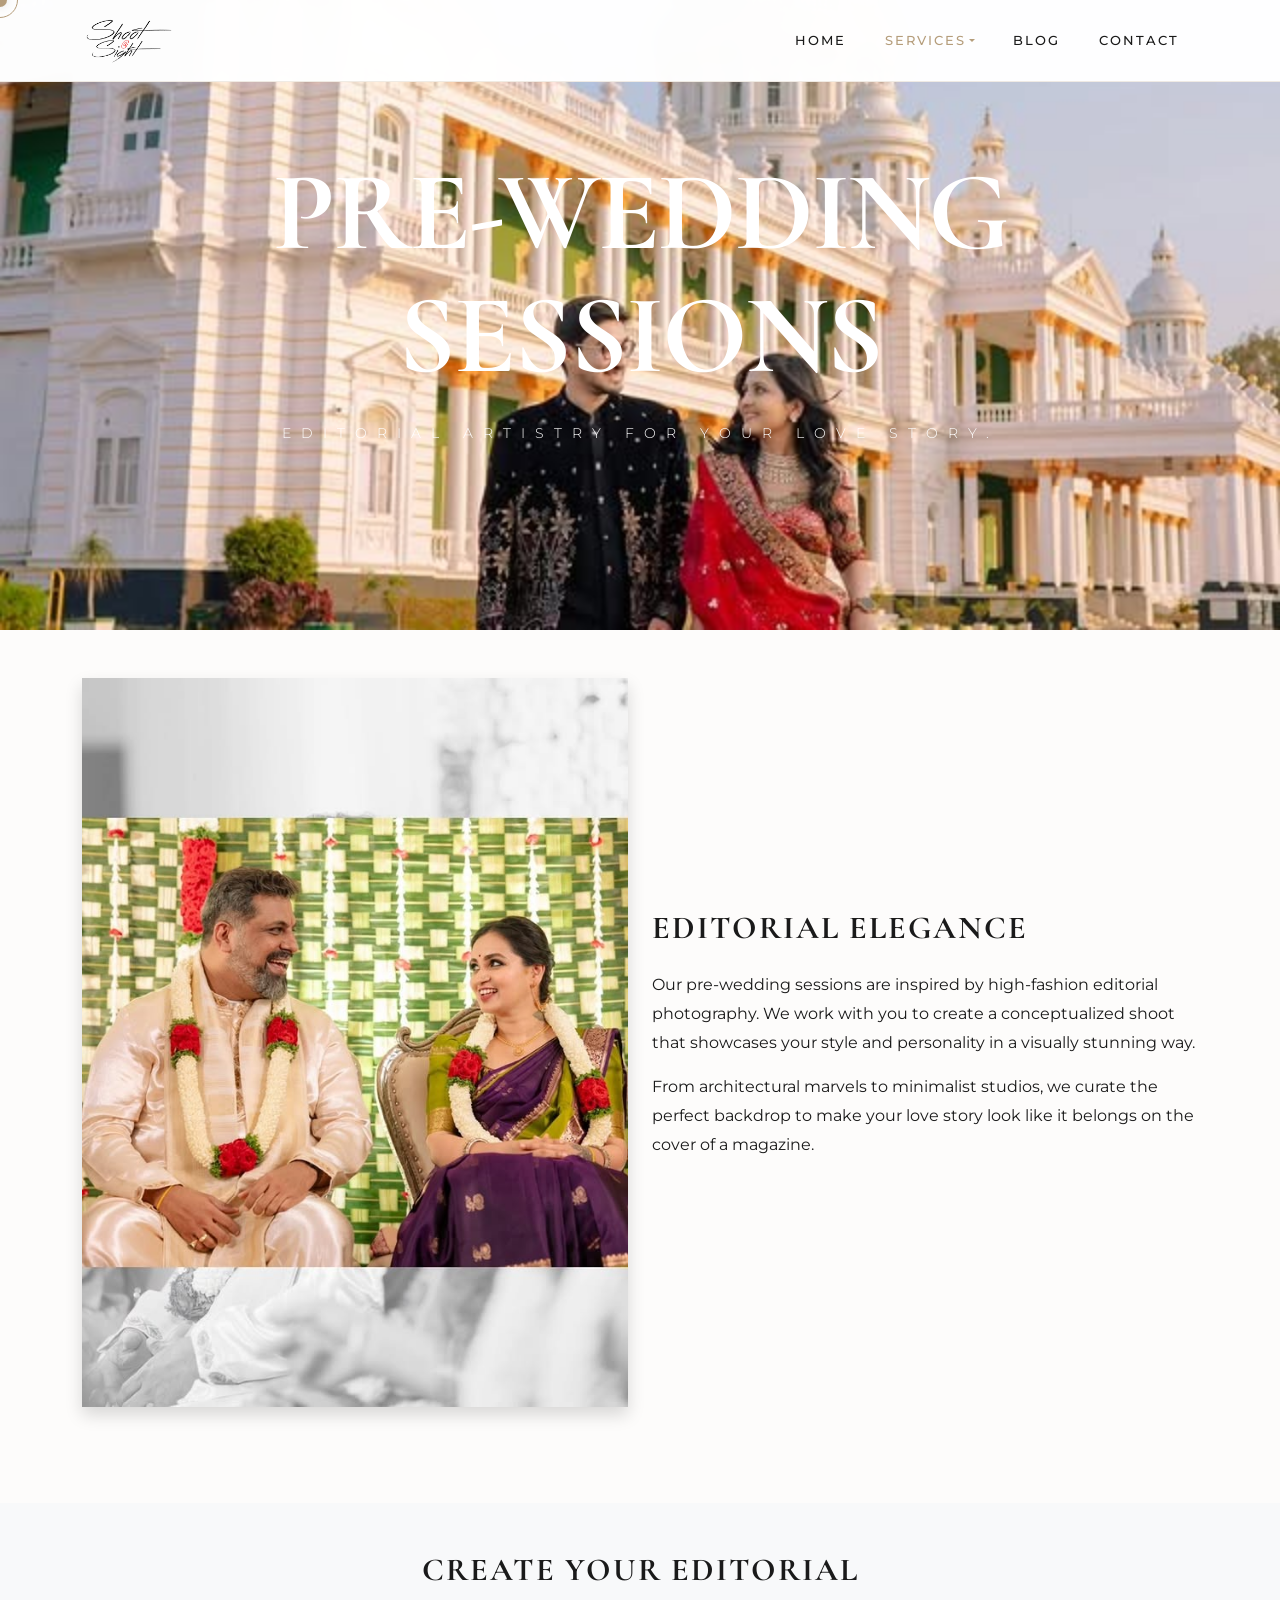
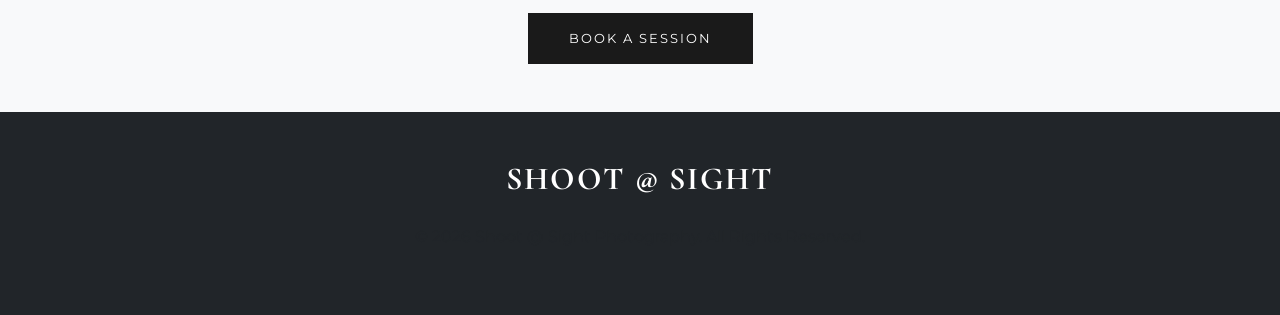
<file: pre-wedding.html>
<!DOCTYPE html>
<html lang="en">
<head>
    <!-- Google tag (gtag.js) -->
    <script async src="https://www.googletagmanager.com/gtag/js?id=AW-18456408306"></script>
    <script>
      window.dataLayer = window.dataLayer || [];
      function gtag(){dataLayer.push(arguments);}
      gtag('js', new Date());

      gtag('config', 'AW-18456408306');
    </script>
    <meta charset="UTF-8">
    <meta name="viewport" content="width=device-width, initial-scale=1.0">
    <title>Pre-Wedding | Shoot @ Sight Photography</title>
    
    <link href="https://cdn.jsdelivr.net/npm/bootstrap@5.3.0/dist/css/bootstrap.min.css" rel="stylesheet">
    <link href="https://fonts.googleapis.com/css2?family=Montserrat:wght@300;400;500;700&family=Cormorant+Garamond:ital,wght@0,300;0,400;0,600;1,400&display=swap" rel="stylesheet">
    <link rel="stylesheet" href="https://cdnjs.cloudflare.com/ajax/libs/font-awesome/6.4.0/css/all.min.css">
    <link href="https://unpkg.com/aos@2.3.1/dist/aos.css" rel="stylesheet">
    <link rel="stylesheet" href="style.css">
    
    <!-- Favicon -->
    <link rel="apple-touch-icon" sizes="180x180" href="images/apple-touch-icon.png">
    <link rel="icon" type="image/png" sizes="32x32" href="images/favicon-32x32.png">
    <link rel="icon" type="image/png" sizes="16x16" href="images/favicon-16x16.png">
    <link rel="manifest" href="site.webmanifest">
    
    <style>
        .category-hero {
            height: 70vh;
            background: linear-gradient(rgba(0,0,0,0.3), rgba(0,0,0,0.3)), url('assets/img/prewedding.png');
            background-size: cover;
            background-position: center;
            display: flex;
            align-items: center;
            justify-content: center;
            text-align: center;
            color: #fff;
        }
    </style>
</head>
<body>
    <!-- Custom Cursor -->
    <div class="custom-cursor"></div>
    <div class="custom-cursor-follower"></div>

    <!-- Preloader -->
    <div id="preloader" style="position: fixed; top:0; left:0; width:100%; height:100%; background: #0f0f0f; z-index: 10001; display: flex; align-items: center; justify-content: center; color: #fff; font-family: 'Playfair Display'; letter-spacing: 5px;">
        <h2 data-aos="zoom-in">AURA</h2>
    </div>

    <!-- Navigation -->
    <nav class="navbar navbar-expand-lg fixed-top scrolled">
        <div class="container">
            <a class="navbar-brand" href="index.html">
                <img src="images/logo (1).png" alt="Shoot @ Sight Logo" height="40">
            </a>
            <button class="navbar-toggler text-white" type="button" data-bs-toggle="collapse" data-bs-target="#navbarNav">
                <span class="navbar-toggler-icon"></span>
            </button>
            <div class="collapse navbar-collapse" id="navbarNav">
                <ul class="navbar-nav ms-auto">
                    <li class="nav-item"><a class="nav-link" href="index.html">Home</a></li>
                    <li class="nav-item dropdown">
                        <a class="nav-link active dropdown-toggle" href="#" id="servicesDropdown" role="button" data-bs-toggle="dropdown">Services</a>
                        <ul class="dropdown-menu bg-dark">
                            <li><a class="dropdown-item text-white" href="engagement.html">Engagement</a></li>
                            <li><a class="dropdown-item text-white" href="cinematography.html">Cinematography</a></li>
                            <li><a class="dropdown-item text-white" href="destination.html">Destinations</a></li>
                            <li><a class="dropdown-item text-white" href="pre-wedding.html">Pre-Wedding</a></li>
                        </ul>
                    </li>
                    <li class="nav-item"><a class="nav-link" href="blog.html">Blog</a></li>
                    <li class="nav-item"><a class="nav-link" href="contact.html">Contact</a></li>
                </ul>
            </div>
        </div>
    </nav>

    <header class="category-hero" style="background-image: url('images/img9.jpg');">
        <div class="container hero-content">
            <h1 data-aos="fade-up">Pre-Wedding Sessions</h1>
            <p class="lead" data-aos="fade-up" data-aos-delay="200">Editorial artistry for your love story.</p>
        </div>
    </header>

    <section class="py-5">
        <div class="container">
            <div class="row align-items-center mb-5">
                <div class="col-lg-6 order-lg-2" data-aos="fade-left">
                    <h2 class="mb-4">Editorial Elegance</h2>
                    <p>Our pre-wedding sessions are inspired by high-fashion editorial photography. We work with you to create a conceptualized shoot that showcases your style and personality in a visually stunning way.</p>
                    <p>From architectural marvels to minimalist studios, we curate the perfect backdrop to make your love story look like it belongs on the cover of a magazine.</p>
                </div>
                <div class="col-lg-6 order-lg-1" data-aos="fade-right">
                    <img src="images/img3.jpg" alt="Editorial Shot" class="img-fluid shadow">
                </div>
            </div>
        </div>
    </section>

    <section id="cta" class="bg-light text-center py-5">
        <div class="container" data-aos="zoom-out">
            <h2 class="mb-4">Create your editorial</h2>
            <a href="contact.html" class="btn btn-premium">Book a Session</a>
        </div>
    </section>

    <footer class="bg-dark text-white py-5">
        <div class="container text-center">
            <h2 class="mb-4">Shoot @ Sight</h2>
            <p class="text-muted">&copy; 2026 Shoot @ Sight Photography. All Rights Reserved.</p>
        </div>
    </footer>

    <script src="https://cdn.jsdelivr.net/npm/bootstrap@5.3.0/dist/js/bootstrap.bundle.min.js"></script>
    <script src="https://unpkg.com/aos@2.3.1/dist/aos.js"></script>
    <script src="script.js"></script>
</body>
</html>
</file>
<file: style.css>
/* Design System */
:root {
    --primary-color: #1a1a1a; /* Soft Charcoal */
    --secondary-color: #b59d7b; /* Aged Brass / Rose Gold */
    --accent-color: #fdfcfb; /* Oyster White */
    --bg-light: #ffffff;
    --text-muted: #777777;
    --heading-font: 'Cormorant Garamond', serif;
    --body-font: 'Montserrat', sans-serif;
    --transition-premium: all 1s cubic-bezier(0.23, 1, 0.32, 1);
}

/* Global Styles */
html {
    scroll-behavior: smooth;
}

::selection {
    background: var(--secondary-color);
    color: var(--primary-color);
}

body {
    background-color: var(--accent-color);
    color: var(--primary-color);
    font-family: var(--body-font);
    line-height: 1.8;
    overflow-x: hidden;
    cursor: none; /* Custom cursor implementation */
}

/* Custom Cursor */
.custom-cursor {
    width: 14px;
    height: 14px;
    background: var(--secondary-color);
    border-radius: 50%;
    position: fixed;
    top: 0;
    left: 0;
    pointer-events: none;
    z-index: 999999; /* Ultra high z-index */
    transition: width 0.3s ease, height 0.3s ease, background 0.3s ease, transform 0.08s ease;
    transform: translate(-50%, -50%);
    box-shadow: 0 0 10px rgba(0,0,0,0.1); /* Subtle shadow for white backgrounds */
}

.custom-cursor-follower {
    width: 36px;
    height: 36px;
    border: 1.5px solid var(--secondary-color);
    border-radius: 50%;
    position: fixed;
    top: 0;
    left: 0;
    pointer-events: none;
    z-index: 999998;
    transition: width 0.3s ease, height 0.3s ease, border-color 0.3s ease, transform 0.18s ease;
    transform: translate(-50%, -50%);
}

h1, h2, h3, h4, h5, h6 {
    font-family: var(--heading-font);
    font-weight: 700;
    text-transform: uppercase;
    letter-spacing: 2px;
}

a {
    text-decoration: none;
    transition: var(--transition-slow);
    color: inherit;
}

/* Navbar */
.navbar {
    padding: 1.5rem 0;
    transition: var(--transition-premium);
    z-index: 1000;
    border-bottom: 1px solid transparent;
}

.navbar.scrolled {
    padding: 0.8rem 0;
    background-color: rgba(255, 255, 255, 0.98);
    backdrop-filter: blur(10px);
    border-bottom: 1px solid rgba(181, 157, 123, 0.2);
}

/* Fix for desktop navbar height when using offcanvas container */
@media (min-width: 992px) {
    .offcanvas {
        visibility: visible !important;
        transform: none !important;
        position: static !important;
        width: auto !important;
        height: auto !important;
        background: transparent !important;
        border: none !important;
        transition: none !important;
    }
    .offcanvas-body {
        display: flex !important;
        padding: 0 !important;
        overflow: visible !important;
    }
    .navbar-nav .nav-link {
        padding: 0.5rem 0 !important;
    }
    .offcanvas-header {
        display: none !important;
    }
}

.navbar.scrolled .nav-link {
    color: #1a1a1a;
}

.navbar-brand img {
    height: 60px;
    transition: var(--transition-premium);
    filter: invert(1) brightness(2);
}

.navbar.scrolled .navbar-brand img {
    height: 45px;
    filter: none;
}

.nav-link {
    color: #fff;
    font-size: 0.8rem;
    text-transform: uppercase;
    letter-spacing: 2px;
    margin: 0 1.2rem;
    font-weight: 500;
}

.nav-link:hover, .nav-link.active {
    color: var(--secondary-color) !important;
}

/* Hero Section */
.hero {
    height: 100vh;
    position: relative;
    overflow: hidden;
    display: flex;
    align-items: center;
    justify-content: center;
    text-align: center;
    color: #fff;
}

.hero-parallax-bg {
    position: absolute;
    top: -5%;
    left: -5%;
    width: 110%;
    height: 110%;
    z-index: -3;
    will-change: transform;
}

.hero-image {
    width: 100%;
    height: 100%;
    object-fit: cover;
    filter: brightness(1.05) contrast(1.05);
    transition: filter 0.8s cubic-bezier(0.23, 1, 0.32, 1);
}

.hero-image.initial-blur {
    filter: brightness(0.6) contrast(1.2) blur(50px);
}

.hero-image.focused {
    filter: brightness(1.05) contrast(1.05) blur(0px);
    transition: filter 1.0s cubic-bezier(0.19, 1, 0.22, 1);
}

/* Camera Viewfinder */
.camera-viewfinder {
    position: absolute;
    top: 50%;
    left: 50%;
    transform: translate(-50%, -50%);
    width: 90%;
    height: 85%;
    border: 1px solid rgba(255,255,255,0.1);
    z-index: 10;
    pointer-events: none;
    opacity: 0;
    transition: opacity 0.5s ease;
}

.camera-viewfinder.active {
    opacity: 1;
}

.camera-viewfinder .corner {
    position: absolute;
    width: 40px;
    height: 40px;
    border: 2px solid var(--secondary-color);
}

.camera-viewfinder .tl { top: -2px; left: -2px; border-right: none; border-bottom: none; }
.camera-viewfinder .tr { top: -2px; right: -2px; border-left: none; border-bottom: none; }
.camera-viewfinder .bl { bottom: -2px; left: -2px; border-right: none; border-top: none; }
.camera-viewfinder .br { bottom: -2px; right: -2px; border-left: none; border-top: none; }

.camera-viewfinder .crosshair {
    position: absolute;
    top: 50%;
    left: 50%;
    width: 30px;
    height: 30px;
    transform: translate(-50%, -50%);
}

.camera-viewfinder .crosshair::before,
.camera-viewfinder .crosshair::after {
    content: '';
    position: absolute;
    background: var(--secondary-color);
}

.camera-viewfinder .crosshair::before {
    top: 50%;
    left: 0;
    width: 100%;
    height: 1px;
}

.camera-viewfinder .crosshair::after {
    left: 50%;
    top: 0;
    width: 1px;
    height: 100%;
}

.camera-viewfinder .rec-dot {
    position: absolute;
    top: 30px;
    left: 30px;
    color: #ff3b30;
    font-size: 0.7rem;
    font-weight: bold;
    display: flex;
    align-items: center;
    gap: 8px;
}

.camera-viewfinder .rec-dot::before {
    content: '';
    width: 8px;
    height: 8px;
    background: #ff3b30;
    border-radius: 50%;
    animation: blink 1s infinite;
}

@keyframes blink {
    0%, 100% { opacity: 1; }
    50% { opacity: 0; }
}

/* Shutter Flash */
.shutter-flash {
    position: fixed;
    top: 0;
    left: 0;
    width: 100%;
    height: 100%;
    background: #fff;
    z-index: 10002;
    opacity: 0;
    pointer-events: none;
}

.shutter-flash.flash-snap {
    animation: flashSnap 0.4s ease-out forwards;
}

@keyframes flashSnap {
    0% { opacity: 0; }
    20% { opacity: 1; }
    100% { opacity: 0; }
}

.hero-dust-overlay {
    position: absolute;
    top: 0;
    left: 0;
    width: 100%;
    height: 100%;
    background-image: url('https://www.transparenttextures.com/patterns/stardust.png');
    opacity: 0.15;
    z-index: -2;
    pointer-events: none;
    animation: dustFloat 60s linear infinite;
}

@keyframes dustFloat {
    from { background-position: 0 0; }
    to { background-position: 1000px 1000px; }
}

.hero-grain {
    position: absolute;
    top: 0;
    left: 0;
    width: 100%;
    height: 100%;
    background-image: url('https://grainy-gradients.vercel.app/noise.svg');
    opacity: 0.15;
    z-index: -1;
    pointer-events: none;
}

.hero-overlay-cinematic {
    position: absolute;
    top: 0;
    left: 0;
    width: 100%;
    height: 100%;
    background: radial-gradient(circle at 50% 50%, rgba(0,0,0,0.1) 0%, rgba(0,0,0,0.4) 100%),
                linear-gradient(0deg, rgba(15,15,15,0.6) 0%, rgba(15,15,15,0) 40%),
                linear-gradient(180deg, rgba(15,15,15,0.4) 0%, rgba(15,15,15,0) 30%);
    z-index: -1;
    backdrop-filter: contrast(1.02) saturate(1.05);
}

.hero-logo-img {
    height: 80px;
    filter: invert(1) brightness(2); /* Make black logo white/silver */
    opacity: 0.9;
}

.hero-content-premium h1 {
    font-size: clamp(3rem, 8vw, 6rem);
    color: #fff;
    font-weight: 300;
    font-style: italic;
    margin-bottom: 1.5rem;
    letter-spacing: -1px;
    text-shadow: 0 10px 40px rgba(0,0,0,0.5);
}

.hero-separator {
    width: 100px;
    height: 1px;
    background: var(--secondary-color);
    margin: 30px auto;
}

.hero-tagline {
    letter-spacing: 12px;
    text-transform: uppercase;
    font-weight: 300;
    font-size: 0.8rem;
    color: var(--secondary-color);
}

.scroll-indicator {
    position: absolute;
    bottom: 40px;
    left: 50%;
    transform: translateX(-50%);
    display: flex;
    flex-direction: column;
    align-items: center;
    gap: 15px;
}

.scroll-indicator span {
    font-size: 0.6rem;
    letter-spacing: 5px;
    color: rgba(255,255,255,0.5);
}

.scroll-indicator .line {
    width: 1px;
    height: 80px;
    background: linear-gradient(var(--secondary-color), transparent);
    animation: scrollLine 2s infinite ease-in-out;
}

@keyframes scrollLine {
    0% { transform: scaleY(0); transform-origin: top; }
    50% { transform: scaleY(1); transform-origin: top; }
    51% { transform: scaleY(1); transform-origin: bottom; }
    100% { transform: scaleY(0); transform-origin: bottom; }
}

.hero-content h1 {
    font-size: clamp(3rem, 10vw, 7rem);
    margin-bottom: 1.5rem;
    font-weight: 900;
    line-height: 1.1;
    letter-spacing: -2px;
    opacity: 0;
    transform: translateY(50px);
    animation: fadeInUpPremium 1.2s forwards 0.5s;
}

.hero-content p {
    font-size: 0.9rem;
    letter-spacing: 10px;
    text-transform: uppercase;
    font-weight: 300;
    margin-bottom: 2rem;
    opacity: 0;
    animation: fadeIn 2s forwards 1.2s;
}

/* Sections */
section {
    padding: 100px 0;
}

.section-title {
    text-align: center;
    margin-bottom: 60px;
}

.section-title h2 {
    font-size: 3.2rem;
    font-weight: 300;
    text-transform: none;
    letter-spacing: 1px;
    position: relative;
    display: inline-block;
    padding-bottom: 25px;
}

.section-title h2::after {
    content: '';
    position: absolute;
    bottom: 0;
    left: 50%;
    transform: translateX(-50%);
    width: 60px;
    height: 2px;
    background-color: var(--secondary-color);
}

/* Portfolio Gallery */
.portfolio-item {
    position: relative;
    overflow: hidden;
    margin-bottom: 0;
    cursor: none;
    aspect-ratio: 4/5;
}

.portfolio-item img {
    width: 100%;
    height: 100%;
    object-fit: cover;
    transition: transform 1.5s cubic-bezier(0.19, 1, 0.22, 1);
}

.portfolio-overlay {
    position: absolute;
    top: 0;
    left: 0;
    width: 100%;
    height: 100%;
    background: rgba(15, 15, 15, 0.9);
    display: flex;
    flex-direction: column;
    align-items: center;
    justify-content: center;
    opacity: 0;
    transition: opacity 0.8s ease;
}

.portfolio-item:hover img {
    transform: scale(1.05);
}

.portfolio-item:hover .portfolio-overlay {
    opacity: 1;
}

.portfolio-overlay h4 {
    color: var(--secondary-color);
    transform: translateY(20px);
    transition: var(--transition-slow);
}

.portfolio-item:hover .portfolio-overlay h4 {
    transform: translateY(0);
}

/* Service Cards */
.service-card {
    padding: 40px 20px;
    background: #fff;
    border: 1px solid #eee;
    text-align: center;
    transition: var(--transition-slow);
    height: 100%;
    display: flex;
    flex-direction: column;
    justify-content: center;
    align-items: center;
}

.service-card:hover {
    transform: translateY(-10px);
    box-shadow: 0 20px 40px rgba(0,0,0,0.05);
    border-color: var(--secondary-color);
}

.service-card h4 {
    font-size: 1.1rem;
    margin-bottom: 15px;
    letter-spacing: 1px;
    word-wrap: break-word;
}

.service-card p {
    font-size: 0.9rem;
    color: var(--text-muted);
    margin-bottom: 0;
    line-height: 1.6;
}

.service-card i {
    font-size: 2.5rem;
    color: var(--secondary-color);
    margin-bottom: 25px;
}

/* Blog Cards */
.blog-card {
    background: #fff;
    border: none;
    margin-bottom: 30px;
}

.blog-card img {
    width: 100%;
    height: 250px;
    object-fit: cover;
}

.blog-card-body {
    padding: 30px;
}

.blog-category {
    color: var(--secondary-color);
    font-size: 0.8rem;
    text-transform: uppercase;
    letter-spacing: 1px;
}

/* Buttons */
.btn-premium {
    background: var(--primary-color);
    color: #fff;
    padding: 15px 40px;
    border-radius: 0;
    text-transform: uppercase;
    letter-spacing: 2px;
    font-size: 0.8rem;
    border: 1px solid var(--primary-color);
    transition: var(--transition-slow);
}

.btn-premium:hover {
    background: transparent;
    color: var(--primary-color);
    letter-spacing: 4px;
    padding: 15px 50px;
}

.btn-gold {
    background: var(--secondary-color);
    color: #fff;
    padding: 12px 30px;
    border-radius: 0;
    text-transform: uppercase;
    letter-spacing: 2px;
    font-size: 0.8rem;
    border: 1px solid var(--secondary-color);
}

.btn-gold:hover {
    background: #b8962f;
    color: #fff;
}

/* Animations */
@keyframes fadeInUpPremium {
    from {
        opacity: 0;
        transform: translateY(60px);
    }
    to {
        opacity: 1;
        transform: translateY(0);
    }
}

@keyframes fadeIn {
    from { opacity: 0; }
    to { opacity: 1; }
}

@keyframes preloaderFadeIn {
    from { opacity: 0; transform: scale(0.85); }
    to   { opacity: 1; transform: scale(1); }
}

/* Portfolio Lightbox */
.lightbox {
    display: none;
    position: fixed;
    top: 0;
    left: 0;
    width: 100%;
    height: 100%;
    background: rgba(15, 15, 15, 0.98);
    z-index: 10005;
    justify-content: center;
    align-items: center;
    backdrop-filter: blur(20px);
    opacity: 0;
    transition: opacity 0.5s ease;
}

.lightbox.active {
    display: flex;
    opacity: 1;
}

.lightbox-content {
    position: relative;
    max-width: 85%;
    max-height: 85vh;
    display: flex;
    justify-content: center;
    align-items: center;
}

.lightbox-content img {
    max-width: 100%;
    max-height: 85vh;
    box-shadow: 0 0 100px rgba(0,0,0,0.8);
    transition: filter 1s cubic-bezier(0.23, 1, 0.32, 1);
}

.lightbox-content img.initial-blur {
    filter: blur(30px) brightness(0.5);
}

.close-lightbox {
    position: absolute;
    top: 40px;
    right: 50px;
    color: #fff;
    font-size: 50px;
    font-weight: 200;
    cursor: pointer;
    z-index: 10006;
    transition: var(--transition-slow);
}

.close-lightbox:hover {
    color: var(--secondary-color);
    transform: rotate(90deg);
}

/* Lightbox Camera Effects */
.lightbox-camera-viewfinder {
    position: absolute;
    width: 95%;
    height: 95%;
    border: 1px solid rgba(255,255,255,0.05);
    z-index: 10;
    pointer-events: none;
    opacity: 0;
    transition: opacity 0.4s ease;
}

.lightbox-camera-viewfinder.active {
    opacity: 1;
}

.lightbox-camera-viewfinder .corner {
    position: absolute;
    width: 30px;
    height: 30px;
    border: 1.5px solid var(--secondary-color);
}

.lightbox-camera-viewfinder .tl { top: -2px; left: -2px; border-right: none; border-bottom: none; }
.lightbox-camera-viewfinder .tr { top: -2px; right: -2px; border-left: none; border-bottom: none; }
.lightbox-camera-viewfinder .bl { bottom: -2px; left: -2px; border-right: none; border-top: none; }
.lightbox-camera-viewfinder .br { bottom: -2px; right: -2px; border-left: none; border-top: none; }

.lightbox-camera-viewfinder .crosshair {
    position: absolute;
    top: 50%;
    left: 50%;
    width: 20px;
    height: 20px;
    transform: translate(-50%, -50%);
}

.lightbox-camera-viewfinder .crosshair::before,
.lightbox-camera-viewfinder .crosshair::after {
    content: '';
    position: absolute;
    background: var(--secondary-color);
}

.lightbox-camera-viewfinder .crosshair::before { top: 50%; left: 0; width: 100%; height: 1px; }
.lightbox-camera-viewfinder .crosshair::after { left: 50%; top: 0; width: 1px; height: 100%; }

.lightbox-rec {
    position: absolute;
    top: 20px;
    left: 20px;
    color: #ff3b30;
    font-size: 0.6rem;
    font-weight: bold;
    display: flex;
    align-items: center;
    gap: 5px;
}

.lightbox-rec::before {
    content: '';
    width: 6px;
    height: 6px;
    background: #ff3b30;
    border-radius: 50%;
    animation: blink 1s infinite;
}

.lightbox-shutter-flash {
    position: absolute;
    top: 0;
    left: 0;
    width: 100%;
    height: 100%;
    background: #fff;
    z-index: 10004;
    opacity: 0;
    pointer-events: none;
}

.lightbox-shutter-flash.flash-snap {
    animation: flashSnap 0.4s ease-out forwards;
}

/* Custom Scrollbar */
::-webkit-scrollbar {
    width: 8px;
}

::-webkit-scrollbar-track {
    background: var(--accent-color);
}

::-webkit-scrollbar-thumb {
    background: var(--secondary-color);
}



::-webkit-scrollbar-thumb:hover {
    background: var(--primary-color);
}

/* ============================================
   THE EXPERIENCE SECTION
   ============================================ */
.experience-section {
    position: relative;
    padding: 120px 0;
    background: #0a0a0a;
    overflow: hidden;
}

/* Dark vignette overlay */
.exp-bg-overlay {
    position: absolute;
    inset: 0;
    background:
        radial-gradient(ellipse at 50% 0%,   rgba(181,157,123,0.08) 0%, transparent 55%),
        radial-gradient(ellipse at 50% 100%, rgba(0,0,0,0.5)        0%, transparent 70%);
    pointer-events: none;
}

/* Subtle grain texture */
.exp-grain {
    position: absolute;
    inset: 0;
    background-image: url('https://grainy-gradients.vercel.app/noise.svg');
    opacity: 0.04;
    pointer-events: none;
}

/* Eyebrow label */
.exp-eyebrow {
    display: block;
    font-family: var(--body-font);
    font-size: 0.68rem;
    letter-spacing: 7px;
    text-transform: uppercase;
    color: var(--secondary-color);
    margin-bottom: 16px;
}

/* Section heading */
.exp-heading {
    font-family: var(--heading-font);
    font-size: clamp(2.6rem, 5vw, 4rem);
    font-weight: 300;
    color: #fff;
    letter-spacing: 1px;
    margin-bottom: 24px;
}

/* Gold icon divider */
.exp-divider {
    display: flex;
    align-items: center;
    justify-content: center;
    gap: 16px;
    color: var(--secondary-color);
    font-size: 0.9rem;
}
.exp-divider span {
    display: block;
    width: 60px;
    height: 1px;
    background: var(--secondary-color);
    opacity: 0.5;
}

/* ── Step Card ── */
.exp-card {
    position: relative;
    padding: 48px 36px 40px;
    background: rgba(255,255,255,0.03);
    border: 1px solid rgba(181,157,123,0.1);
    border-radius: 2px;
    text-align: center;
    transition: background 0.5s ease, border-color 0.5s ease, transform 0.5s cubic-bezier(0.23,1,0.32,1);
    height: 100%;
    overflow: hidden;
}

.exp-card::before {
    content: '';
    position: absolute;
    inset: 0;
    background: radial-gradient(ellipse at 50% 0%, rgba(181,157,123,0.08) 0%, transparent 70%);
    opacity: 0;
    transition: opacity 0.5s ease;
}

.exp-card:hover {
    background: rgba(181,157,123,0.05);
    border-color: rgba(181,157,123,0.3);
    transform: translateY(-8px);
}

.exp-card:hover::before { opacity: 1; }

/* Bottom gold accent line that grows on hover */
.exp-card-line {
    position: absolute;
    bottom: 0;
    left: 50%;
    transform: translateX(-50%);
    width: 0;
    height: 2px;
    background: var(--secondary-color);
    transition: width 0.5s cubic-bezier(0.23,1,0.32,1);
}
.exp-card:hover .exp-card-line { width: 60%; }

/* Step number */
.exp-card-num {
    font-family: var(--heading-font);
    font-size: 5rem;
    font-weight: 700;
    color: rgba(181,157,123,0.08);
    line-height: 1;
    position: absolute;
    top: 16px;
    left: 50%;
    transform: translateX(-50%);
    letter-spacing: -2px;
    transition: color 0.5s ease;
    user-select: none;
}
.exp-card:hover .exp-card-num { color: rgba(181,157,123,0.15); }

/* Icon circle */
.exp-card-icon-wrap {
    width: 72px;
    height: 72px;
    border-radius: 50%;
    border: 1px solid rgba(181,157,123,0.3);
    display: flex;
    align-items: center;
    justify-content: center;
    margin: 0 auto 28px;
    position: relative;
    z-index: 1;
    transition: border-color 0.4s ease, box-shadow 0.4s ease, background 0.4s ease;
}
.exp-card:hover .exp-card-icon-wrap {
    border-color: var(--secondary-color);
    background: rgba(181,157,123,0.08);
    box-shadow: 0 0 30px rgba(181,157,123,0.15);
}

.exp-card-icon {
    font-size: 1.5rem;
    color: var(--secondary-color);
    transition: transform 0.4s ease;
}
.exp-card:hover .exp-card-icon { transform: scale(1.15); }

/* Card text */
.exp-card-title {
    font-family: var(--heading-font);
    font-size: 1.5rem;
    font-weight: 400;
    color: #fff;
    letter-spacing: 1px;
    margin-bottom: 14px;
    position: relative;
    z-index: 1;
}

.exp-card-text {
    font-family: var(--body-font);
    font-size: 0.88rem;
    color: rgba(255,255,255,0.5);
    line-height: 1.9;
    position: relative;
    z-index: 1;
    margin: 0;
}

/* ── Connector between step 1 and 2 ── */
.exp-connector {
    align-items: center;
    justify-content: center;
    padding: 48px 0;
}

.exp-connector-inner {
    display: flex;
    align-items: center;
    width: 100%;
    gap: 0;
}

.exp-connector-dot {
    width: 8px;
    height: 8px;
    border-radius: 50%;
    background: var(--secondary-color);
    flex-shrink: 0;
    box-shadow: 0 0 10px rgba(181,157,123,0.6);
}

.exp-connector-track {
    flex: 1;
    height: 1px;
    background: rgba(181,157,123,0.2);
    position: relative;
    overflow: hidden;
}

.exp-connector-glow {
    position: absolute;
    top: 0; left: -100%;
    width: 60%;
    height: 100%;
    background: linear-gradient(90deg, transparent, var(--secondary-color), transparent);
    animation: connectorSweep 2.5s ease-in-out infinite;
}

@keyframes connectorSweep {
    0%   { left: -60%; }
    100% { left: 160%; }
}

/* ── Last card centered treatment ── */
.exp-card--last {
    max-width: 380px;
    margin: 32px auto 0;
    border-color: rgba(181,157,123,0.18);
    background: rgba(181,157,123,0.03);
}

/* ============================================
   CINEMATIC VIDEO SECTION
   ============================================ */
#film, .video-section {
    position: relative;
    padding: 100px 0;
    background: #080808 !important; /* Force dark background */
    overflow: hidden;
    z-index: 1;
}

.video-section-bg {
    position: absolute;
    inset: 0;
    background:
        radial-gradient(ellipse at 20% 50%, rgba(181,157,123,0.07) 0%, transparent 60%),
        radial-gradient(ellipse at 80% 50%, rgba(181,157,123,0.07) 0%, transparent 60%);
    pointer-events: none;
    z-index: -1;
}

.video-section::before,
.video-section::after,
#film::before,
#film::after {
    content: '';
    position: absolute;
    left: 0; right: 0;
    height: 1px;
    background: linear-gradient(90deg, transparent, rgba(181,157,123,0.3), transparent);
    z-index: 2;
}
.video-section::before, #film::before { top: 0; }
.video-section::after, #film::after  { bottom: 0; }

/* Section title on dark bg */
.video-section .section-title h2::after {
    background: var(--secondary-color);
}

/* ── Video Card ─────────────────────────────── */
.video-card {
    position: relative;
    max-width: 820px;
    margin: 0 auto 2rem;
    border-radius: 4px;
    overflow: visible;
    box-shadow:
        0 30px 80px rgba(0,0,0,0.7),
        0 0 0 1px rgba(181,157,123,0.12);
    transition: transform 0.6s cubic-bezier(0.23,1,0.32,1),
                box-shadow 0.6s cubic-bezier(0.23,1,0.32,1);
}

.video-card:hover {
    transform: translateY(-6px) scale(1.01);
    box-shadow:
        0 50px 100px rgba(0,0,0,0.8),
        0 0 0 1px rgba(181,157,123,0.25);
}

/* Ambient glow behind the card */
.video-card-glow {
    position: absolute;
    inset: -30px;
    background: radial-gradient(ellipse at 50% 50%, rgba(181,157,123,0.12) 0%, transparent 70%);
    pointer-events: none;
    z-index: -1;
    filter: blur(20px);
}

/* Gold corner accents */
.video-corner {
    position: absolute;
    width: 22px;
    height: 22px;
    border-color: var(--secondary-color);
    border-style: solid;
    z-index: 10;
    opacity: 0.85;
    transition: width 0.4s ease, height 0.4s ease, opacity 0.4s ease;
}
.video-card:hover .video-corner { width: 28px; height: 28px; opacity: 1; }
.video-corner.tl { top: -1px;    left: -1px;   border-width: 2px 0 0 2px; }
.video-corner.tr { top: -1px;    right: -1px;  border-width: 2px 2px 0 0; }
.video-corner.bl { bottom: -1px; left: -1px;   border-width: 0 0 2px 2px; }
.video-corner.br { bottom: -1px; right: -1px;  border-width: 0 2px 2px 0; }

/* Responsive 16:9 wrapper */
.video-responsive {
    position: relative;
    padding-bottom: 56.25%;
    height: 0;
    overflow: hidden;
    background: #000;
    border-radius: 3px;
}
.video-responsive iframe {
    position: absolute;
    top: 0; left: 0;
    width: 100%; height: 100%;
    border: none;
    display: block;
}

/* Blocks the YouTube logo in bottom-left */
.video-block-logo {
    position: absolute;
    bottom: 0; left: 0;
    width: 200px;
    height: 44px;
    background: #000;
    z-index: 5;
    pointer-events: none;
    border-radius: 0 0 0 3px;
}

.text-gold { color: var(--secondary-color); }


/* Section title on dark bg */
.video-section .section-title h2::after {
    background: var(--secondary-color);
}

/* The outer frame — full screen width */
.video-frame-wrapper {
    position: relative;
    width: 100%;
    max-width: 100%;
    margin: 0;
    padding: 0;
    background: #000;
    overflow: hidden;
}

/* Gold corner accents */
.video-corner {
    position: absolute;
    width: 40px;
    height: 40px;
    border-color: var(--secondary-color);
    border-style: solid;
    z-index: 3;
    opacity: 0.8;
}
.video-corner.tl { top: 0;  left: 0;  border-width: 2px 0 0 2px; }
.video-corner.tr { top: 0;  right: 0; border-width: 2px 2px 0 0; }
.video-corner.bl { bottom: 0; left: 0;  border-width: 0 0 2px 2px; }
.video-corner.br { bottom: 0; right: 0; border-width: 0 2px 2px 0; }

/* Responsive 16:9 iframe */
.video-responsive {
    position: relative;
    padding-bottom: 56.25%;
    height: 0;
    overflow: hidden;
    background: #000;
}
.video-responsive iframe {
    position: absolute;
    top: 0;
    left: 0;
    width: 100%;
    height: 100%;
    border: none;
    display: block;
}

.text-gold {
    color: var(--secondary-color);
}

/* ── Decorative Contact Section ── */
.contact-section {
    position: relative;
    background-color: var(--accent-color);
}

.flower-decoration {
    position: absolute;
    width: 300px;
    height: 300px;
    z-index: 0;
    pointer-events: none;
    opacity: 0.6;
}

.flower-decoration.top-left {
    top: -50px;
    left: -50px;
    transform: rotate(-15deg);
}

.flower-decoration.bottom-right {
    bottom: -50px;
    right: -50px;
    transform: rotate(165deg);
}

.contact-info-card {
    background: #fff;
    border: 1px solid rgba(181, 157, 123, 0.15);
    box-shadow: 0 20px 40px rgba(0,0,0,0.03);
    position: relative;
    z-index: 1;
}

.contact-form-wrapper {
    background: #fff;
    border: 1px solid rgba(181, 157, 123, 0.1);
    box-shadow: 0 30px 60px rgba(0,0,0,0.05);
    position: relative;
    z-index: 1;
}

/* ── Custom Inputs ── */
.input-group-custom {
    position: relative;
}

.input-group-custom input,
.input-group-custom textarea {
    width: 100%;
    padding: 12px 0;
    font-size: 0.9rem;
    color: var(--primary-color);
    border: none;
    border-bottom: 1px solid rgba(0,0,0,0.1);
    background: transparent;
    transition: border-color 0.3s ease;
}

.input-group-custom label {
    position: absolute;
    top: 12px;
    left: 0;
    font-size: 0.8rem;
    color: var(--text-muted);
    text-transform: uppercase;
    letter-spacing: 2px;
    pointer-events: none;
    transition: all 0.3s ease;
}

.input-group-custom input:focus ~ label,
.input-group-custom input:not(:placeholder-shown) ~ label,
.input-group-custom textarea:focus ~ label,
.input-group-custom textarea:not(:placeholder-shown) ~ label {
    top: -15px;
    font-size: 0.65rem;
    color: var(--secondary-color);
}

.input-group-custom input:focus,
.input-group-custom textarea:focus {
    outline: none;
    border-bottom-color: var(--secondary-color);
}

/* ── Bloom Button ── */
.btn-bloom {
    position: relative;
    padding: 18px 30px;
    background: var(--primary-color);
    color: #fff;
    border: none;
    font-family: var(--body-font);
    font-weight: 600;
    text-transform: uppercase;
    letter-spacing: 3px;
    overflow: hidden;
    transition: all 0.5s ease;
}

.btn-bloom:hover {
    background: #000;
    letter-spacing: 5px;
}

.bloom-effect {
    position: absolute;
    top: 50%;
    left: 50%;
    width: 0;
    height: 0;
    background: rgba(181, 157, 123, 0.4);
    border-radius: 50%;
    transform: translate(-50%, -50%);
    transition: width 0.8s ease, height 0.8s ease;
}

.btn-bloom.submitting .bloom-effect {
    width: 400px;
    height: 400px;
}

/* ── Success Modal ── */
.success-modal {
    position: fixed;
    top: 0;
    left: 0;
    width: 100%;
    height: 100%;
    background: rgba(0,0,0,0.8);
    backdrop-filter: blur(8px);
    display: none;
    align-items: center;
    justify-content: center;
    z-index: 10000;
}

.success-modal.active {
    display: flex;
}

.modal-content-floral {
    background: #fff;
    padding: 60px;
    text-align: center;
    max-width: 500px;
    width: 90%;
    position: relative;
    border: 1px solid var(--secondary-color);
    transform: translateY(20px);
    opacity: 0;
    transition: all 0.5s ease;
}

.success-modal.active .modal-content-floral {
    transform: translateY(0);
    opacity: 1;
}

/* ── Flower Bloom Animation ── */
.flower-bloom-animation {
    width: 100px;
    height: 100px;
    margin: 0 auto;
    position: relative;
}

.flower-bloom-animation .petal {
    position: absolute;
    width: 30px;
    height: 50px;
    background: var(--secondary-color);
    border-radius: 50% 50% 10% 10%;
    top: 0;
    left: 35px;
    transform-origin: bottom center;
    opacity: 0;
    transform: scale(0) rotate(0deg);
}

.success-modal.active .petal {
    animation: bloomPetal 1.5s forwards;
}

.petal:nth-child(1) { animation-delay: 0.1s; }
.petal:nth-child(2) { animation-delay: 0.2s; transform: rotate(60deg); }
.petal:nth-child(3) { animation-delay: 0.3s; transform: rotate(120deg); }
.petal:nth-child(4) { animation-delay: 0.4s; transform: rotate(180deg); }
.petal:nth-child(5) { animation-delay: 0.5s; transform: rotate(240deg); }
.petal:nth-child(6) { animation-delay: 0.6s; transform: rotate(300deg); }

.flower-bloom-animation .center {
    position: absolute;
    width: 20px;
    height: 20px;
    background: #ffd700;
    border-radius: 50%;
    top: 40px;
    left: 40px;
    z-index: 2;
    transform: scale(0);
}

.success-modal.active .center {
    animation: bloomCenter 0.5s forwards 1.2s;
}

@keyframes bloomPetal {
    0% { opacity: 0; transform: scale(0) rotate(var(--rot)); }
    100% { opacity: 0.8; transform: scale(1) rotate(var(--rot)); }
}

/* Explicit rotations for pedals */
.success-modal.active .petal:nth-child(1) { --rot: 0deg; }
.success-modal.active .petal:nth-child(2) { --rot: 60deg; }
.success-modal.active .petal:nth-child(3) { --rot: 120deg; }
.success-modal.active .petal:nth-child(4) { --rot: 180deg; }
.success-modal.active .petal:nth-child(5) { --rot: 240deg; }
.success-modal.active .petal:nth-child(6) { --rot: 300deg; }

@keyframes bloomCenter {
    0% { transform: scale(0); }
    100% { transform: scale(1); }
}

/* ============================================
   THE JOURNAL (BLOG) SECTION
   ============================================ */
.journal-header {
    padding: 180px 0 100px;
    background: #fff;
    border-bottom: 1px solid rgba(181, 157, 123, 0.1);
}

.journal-eyebrow {
    display: block;
    font-size: 0.75rem;
    letter-spacing: 5px;
    text-transform: uppercase;
    color: var(--secondary-color);
    margin-bottom: 20px;
}

.journal-subtitle {
    font-family: var(--heading-font);
    font-style: italic;
    font-size: 1.4rem;
    color: var(--text-muted);
    margin-top: 15px;
}

.journal-divider {
    width: 60px;
    height: 1px;
    background: var(--secondary-color);
    margin: 40px auto 0;
}

/* Featured Card */
.featured-card {
    background: #fff;
    box-shadow: 0 40px 100px rgba(0,0,0,0.05);
    border: 1px solid rgba(181, 157, 123, 0.1);
}

.featured-img-wrap {
    height: 100%;
    min-height: 450px;
    overflow: hidden;
}

.featured-img {
    width: 100%;
    height: 100%;
    object-fit: cover;
    transition: transform 1.5s cubic-bezier(0.23, 1, 0.32, 1);
}

.featured-card:hover .featured-img {
    transform: scale(1.05);
}

.btn-journal-link {
    display: inline-block;
    font-size: 0.75rem;
    letter-spacing: 3px;
    text-transform: uppercase;
    color: var(--primary-color);
    border-bottom: 1px solid var(--secondary-color);
    padding-bottom: 5px;
    font-weight: 600;
    transition: all 0.3s ease;
}

.btn-journal-link:hover {
    color: var(--secondary-color);
    letter-spacing: 4px;
}

/* Journal Grid */
.journal-post-img {
    position: relative;
    overflow: hidden;
    aspect-ratio: 4/3;
}

.journal-post-img img {
    width: 100%;
    height: 100%;
    object-fit: cover;
    transition: transform 1s ease;
}

.journal-post:hover .journal-post-img img {
    transform: scale(1.1);
}

.post-overlay {
    position: absolute;
    inset: 0;
    background: rgba(0,0,0,0.1);
    opacity: 0;
    transition: opacity 0.4s ease;
}

.journal-post:hover .post-overlay {
    opacity: 1;
}

.post-cat {
    font-size: 0.65rem;
    letter-spacing: 2px;
    text-transform: uppercase;
    color: var(--secondary-color);
    font-weight: 700;
}

.post-excerpt {
    font-size: 0.9rem;
    color: var(--text-muted);
    line-height: 1.7;
}

/* Sidebar Widgets */
.widget-title {
    font-size: 0.9rem;
    letter-spacing: 3px;
    border-bottom: 1px solid rgba(181, 157, 123, 0.2);
    padding-bottom: 15px;
    margin-bottom: 25px;
}

.search-wrap {
    display: flex;
    border-bottom: 1px solid #ddd;
}

.search-wrap input {
    flex: 1;
    border: none;
    padding: 10px 0;
    font-size: 0.85rem;
}

.search-wrap input:focus { outline: none; }

.search-wrap button {
    border: none;
    background: transparent;
    color: var(--secondary-color);
}

.journal-cats {
    list-style: none;
    padding: 0;
}

.journal-cats li {
    margin-bottom: 12px;
}

.journal-cats li a {
    font-size: 0.85rem;
    color: var(--text-muted);
    display: flex;
    justify-content: space-between;
}

.journal-cats li a:hover {
    color: var(--secondary-color);
    padding-left: 5px;
}

.newsletter-sidebar {
    background: var(--accent-color);
    border: 1px solid rgba(181, 157, 123, 0.1);
}

/* Pagination */
.pagination-link {
    display: inline-block;
    width: 40px;
    height: 40px;
    line-height: 40px;
    border: 1px solid #ddd;
    margin: 0 5px;
    font-size: 0.8rem;
    color: var(--primary-color);
}

.pagination-link.active {
    background: var(--primary-color);
    color: #fff;
    border-color: var(--primary-color);
}

.pagination-link:hover:not(.active) {
    border-color: var(--secondary-color);
    color: var(--secondary-color);
}

.floral-bg-accent {
    position: absolute;
    top: 10%;
    right: -100px;
    width: 500px;
    height: 500px;
    background-image: url('data:image/svg+xml;utf8,<svg viewBox="0 0 200 200" xmlns="http://www.w3.org/2000/svg"><path d="M100 20C80 20 60 40 60 60C60 80 80 100 100 100C120 100 140 80 140 60C140 40 120 20 100 20Z" fill="%23b59d7b" fill-opacity="0.05"/></svg>');
    background-size: contain;
    background-repeat: no-repeat;
    z-index: -1;
    pointer-events: none;
}

/* ============================================
   MOBILE & TABLET OPTIMIZATION
   ============================================ */

/* Large Tablets & Small Desktops (under 1200px) */
@media (max-width: 1199px) {
    .exp-light-rule { width: 80%; left: 10%; }
}

/* Tablets (under 992px) */
@media (max-width: 991px) {
    .journal-header { padding: 140px 0 60px; }
    .display-3 { font-size: 3rem; }
    
    .featured-img-wrap { min-height: 350px; }
    .featured-card { border-radius: 0; }
    
    .journal-sidebar { margin-top: 60px; border-top: 1px solid rgba(181,157,123,0.1); padding-top: 60px; }
    
    .exp-light-section { padding: 80px 0; }
    .exp-light-rule { display: none; } /* Hide horizontal timeline line */
    .exp-light-step { margin-bottom: 50px; text-align: center; }
    .exp-light-dot { margin: 0 auto 20px; }
}

/* Mobile Devices (under 768px) */
@media (max-width: 767px) {
    /* Global */
    section { padding: 60px 0; }
    .display-3 { font-size: 2.5rem; }
    h2 { font-size: 1.8rem; }
    
    /* Custom Cursor - Disable on touch devices for usability */
    .custom-cursor, .custom-cursor-follower { display: none !important; }
    body { cursor: auto !important; }

    /* Navigation */
    .navbar-brand img { height: 40px !important; }
    .navbar { padding: 10px 0 !important; background: #fff !important; box-shadow: 0 2px 20px rgba(0,0,0,0.05); }
    
    /* Offcanvas Styling */
    .offcanvas { width: 85% !important; border-left: 1px solid var(--secondary-color); }
    .offcanvas .nav-link { 
        color: var(--primary-color) !important; 
        font-family: var(--heading-font);
        font-weight: 400;
        letter-spacing: 2px;
        border-bottom: 1px solid #f1f1f1;
        padding-bottom: 15px;
        text-align: left;
    }
    .offcanvas .nav-link.active { color: var(--secondary-color) !important; font-weight: 600; }
    
    /* Make Hamburger Icon Visible on White */
    .navbar-toggler { border-color: rgba(0,0,0,0.1) !important; padding: 4px 8px; }
    .navbar-toggler-icon { filter: invert(1); }
    
    .dropdown-menu { background: transparent !important; border-left: 2px solid var(--secondary-color) !important; padding-left: 20px !important; }
    .dropdown-item { font-size: 0.9rem; color: var(--text-muted) !important; }

    /* Hero & Viewfinder */
    .hero { height: 80vh; }
    .camera-viewfinder { width: 95%; height: 90%; }
    .camera-viewfinder .corner { width: 25px; height: 25px; }
    .camera-viewfinder .rec-dot { top: 15px; left: 15px; font-size: 0.6rem; }

    /* Cinematic Video */
    .video-section { padding: 60px 0; }
    .video-card { margin: 0 15px; }
    .video-corner { width: 15px; height: 15px; }
    .video-block-logo { width: 120px; height: 30px; }

    /* The Experience (Light Theme) */
    .exp-light-title { font-size: 2.2rem; }
    .exp-light-step-num { font-size: 2.5rem; }
    
    /* About Section Mobile Gap */
    #about { padding-top: 80px !important; }
    .about-img-container { padding: 0 15px !important; }
    
    /* Contact Form */
    .contact-section { padding-top: 40px; }
    .contact-info-card { padding: 30px !important; margin-bottom: 30px; }
    .contact-form-wrapper { padding: 30px !important; }
    .flower-decoration { width: 150px; height: 150px; opacity: 0.3; }
    .modal-content-floral { padding: 40px 20px; width: 95%; }

    /* Journal/Blog */
    .featured-img-wrap { min-height: 250px; }
    .featured-card .col-lg-5 { padding: 30px !important; }
    .journal-post-body { padding: 0 10px; }
    .journal-header { padding: 120px 0 50px; }
}

/* Very Small Devices (under 480px) */
@media (max-width: 479px) {
    .display-3 { font-size: 2rem; }
    .journal-subtitle { font-size: 1.1rem; }
    .btn-bloom { padding: 15px 20px; font-size: 0.75rem; }
    .exp-light-step-text { font-size: 0.85rem; }
}
</file>
